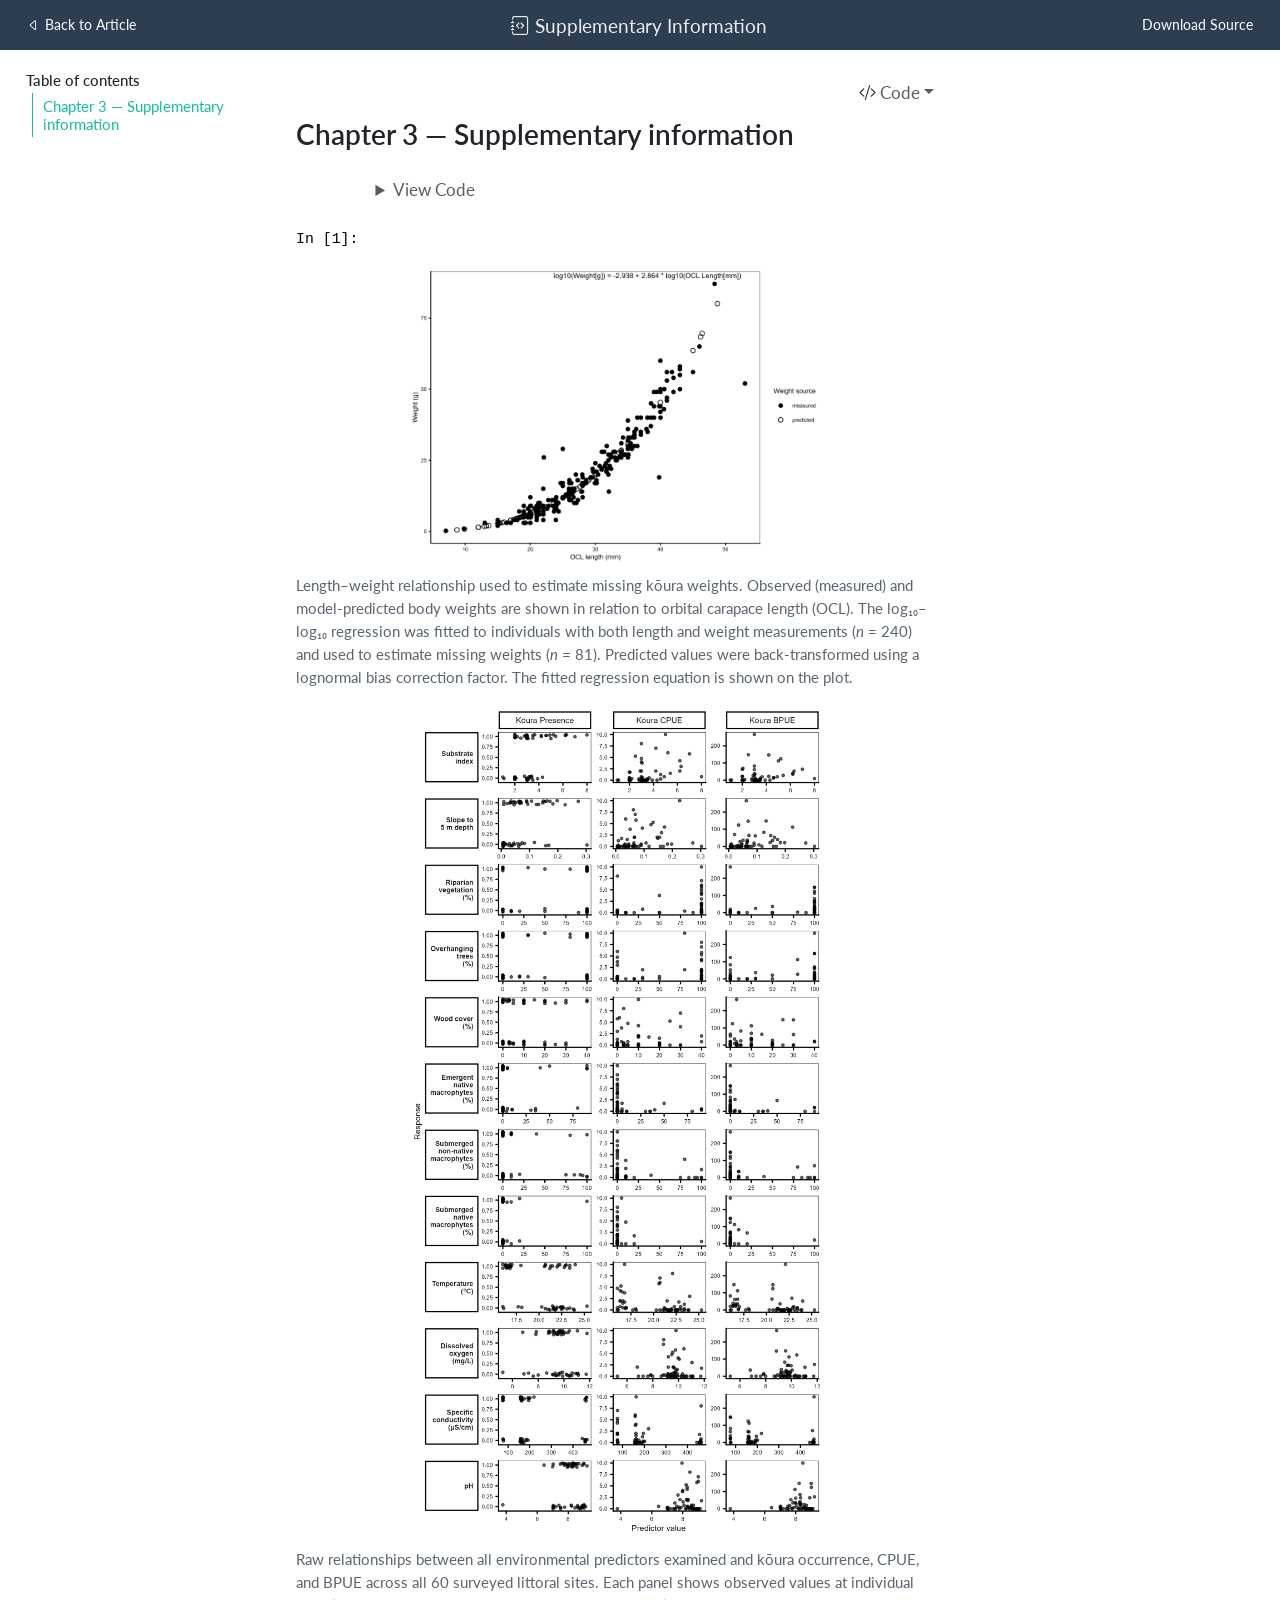
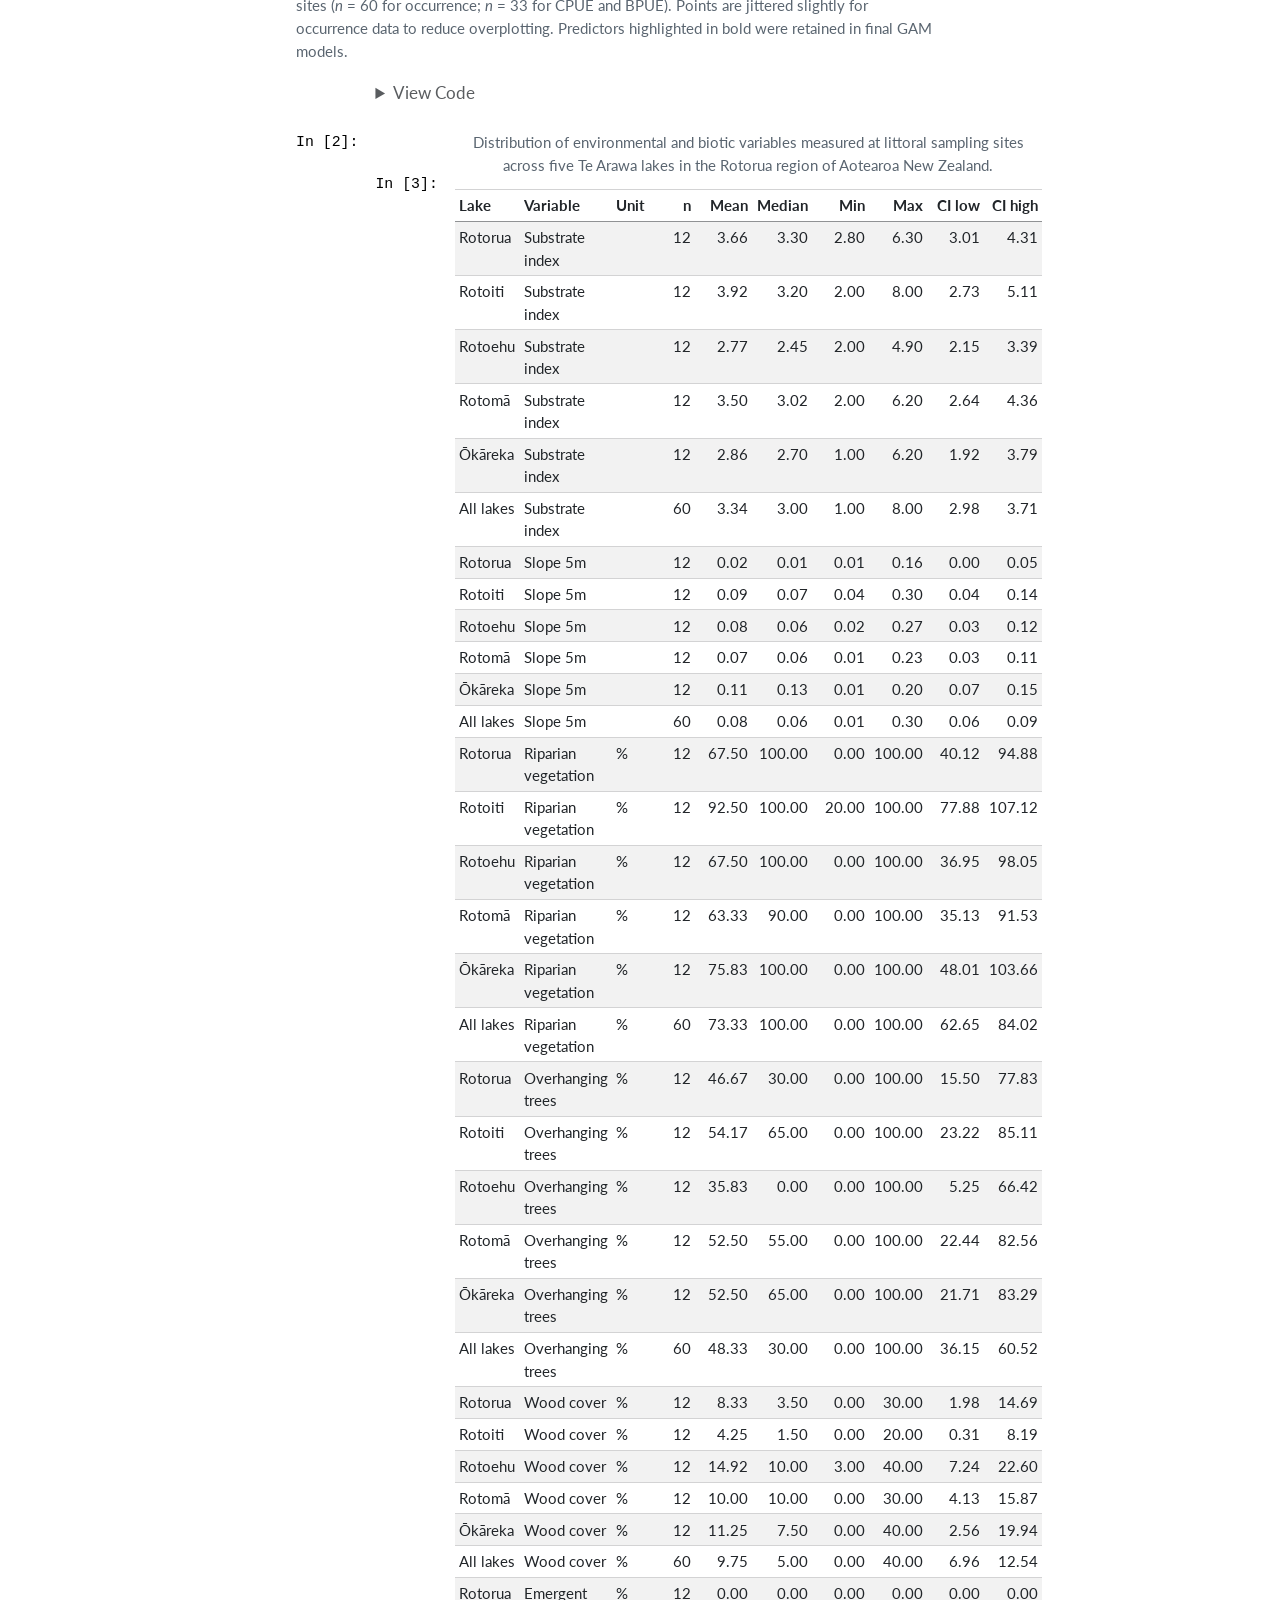
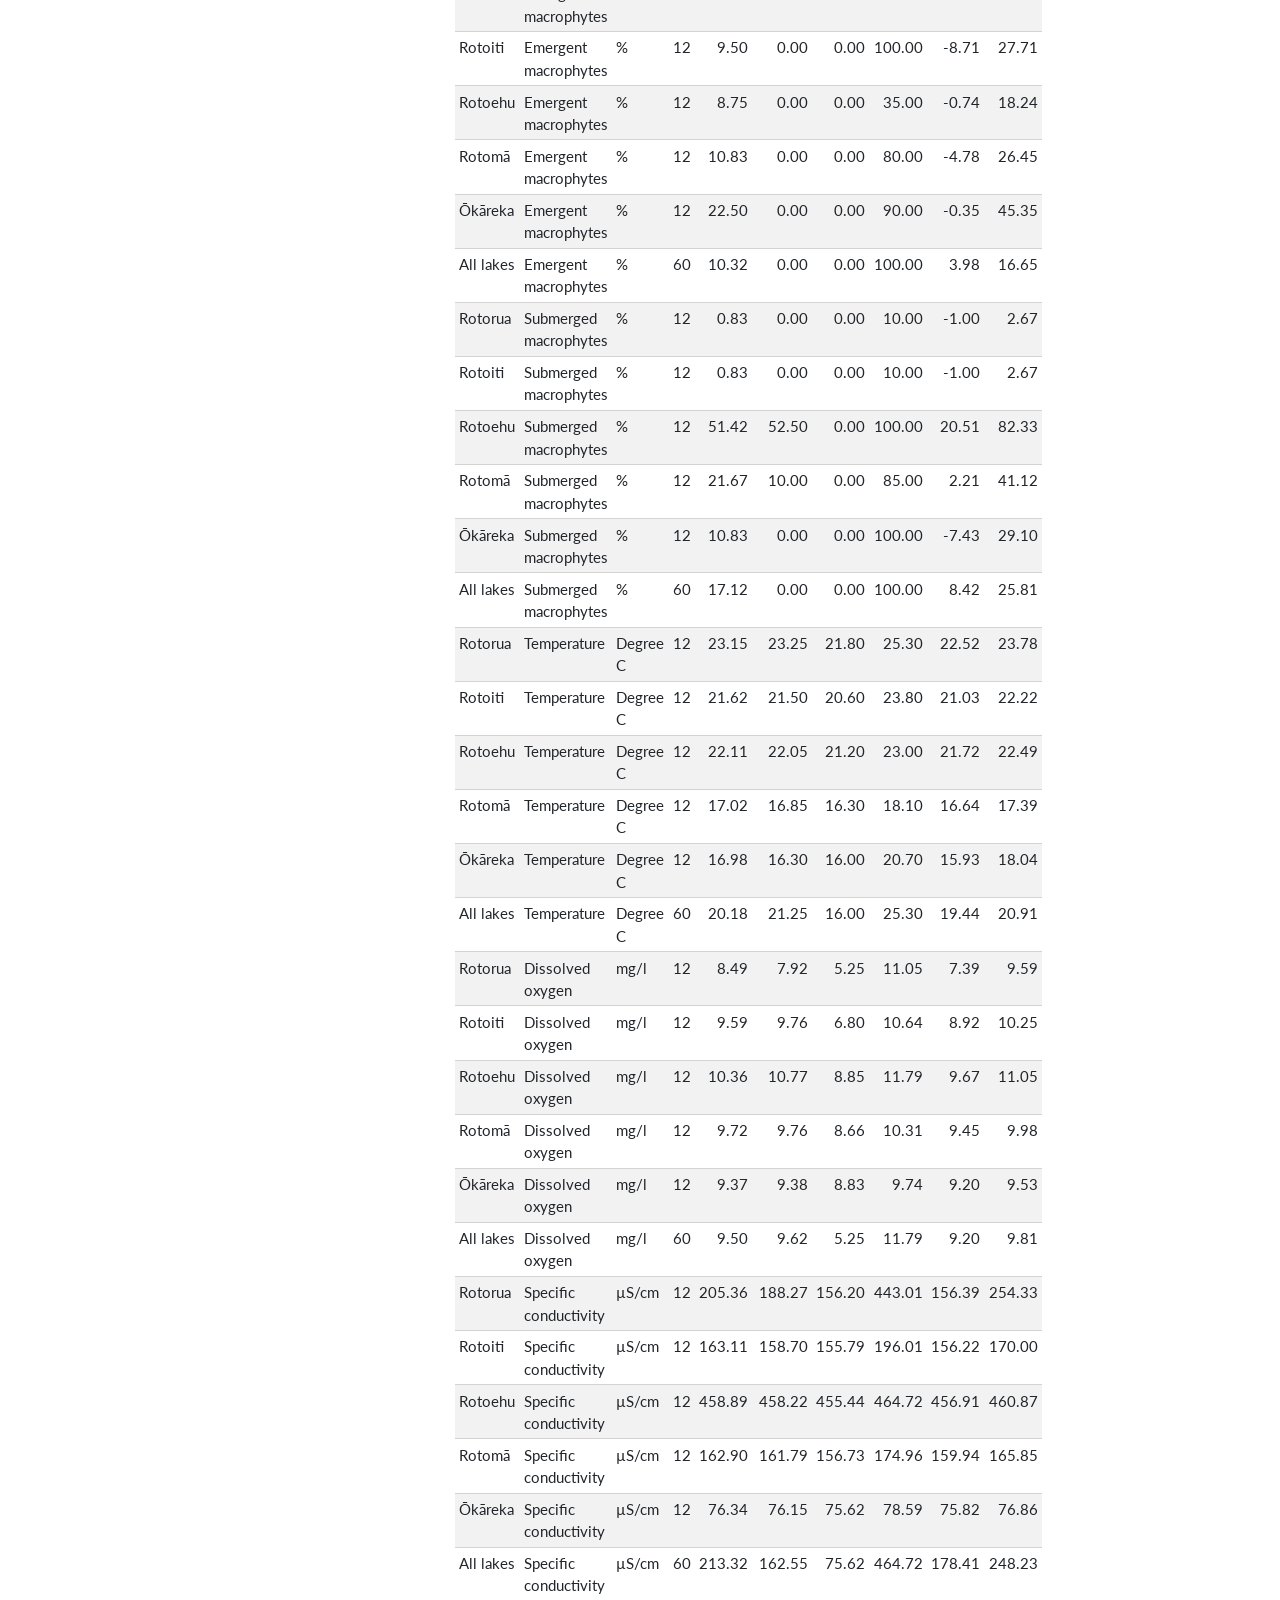
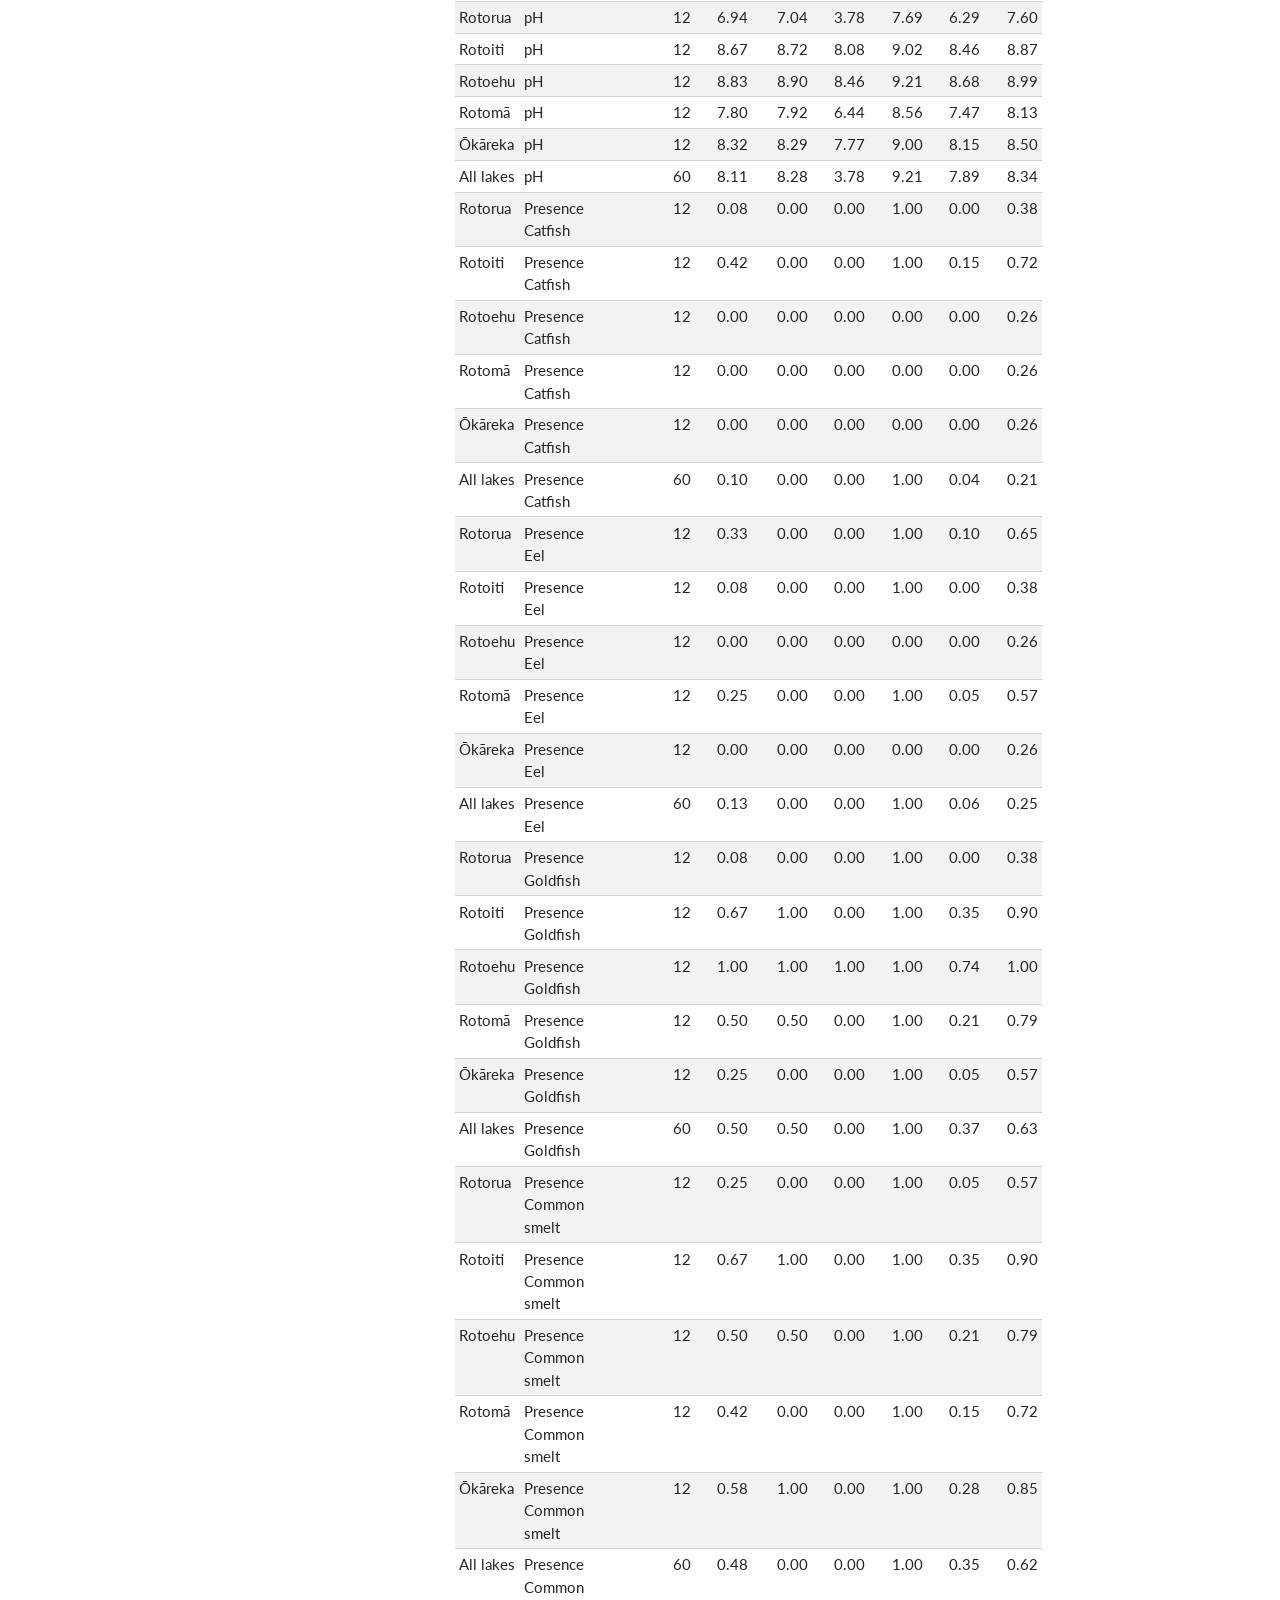
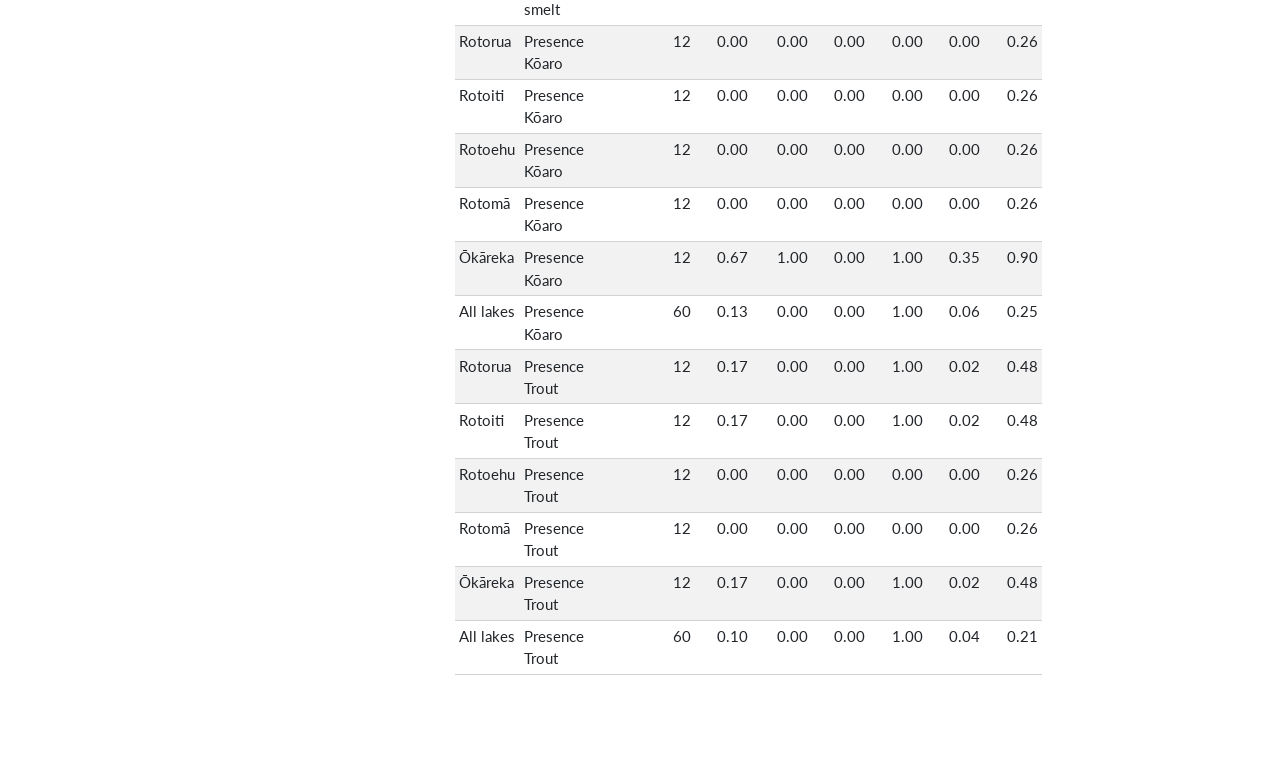
<file: docs/supplementary-preview.html>
<!DOCTYPE html>
<html xmlns="http://www.w3.org/1999/xhtml" lang="en" xml:lang="en"><head>
    <meta charset="utf-8">
    <meta name="generator" content="quarto-1.10.18">

    <meta name="viewport" content="width=device-width, initial-scale=1.0, user-scalable=yes">


    <title>supplementary</title>
    <style>
      /* Default styles provided by pandoc.
      ** See https://pandoc.org/MANUAL.html#variables-for-html for config info.
      */
      span.smallcaps{font-variant: small-caps;}
      div.columns{display: flex; gap: 1.5em;}
      div.column{flex: auto;}
      @media screen {
      div.columns{gap: min(4vw, 1.5em);}
      div.column{overflow-x: auto;}
      }
      div.hanging-indent{margin-left: 1.5em; text-indent: -1.5em;}
      ul.task-list{list-style: none;}
      ul.task-list li input[type="checkbox"] {
        width: 0.8em;
        margin: 0 0.8em 0.2em -1em; /* quarto-specific, see https://github.com/quarto-dev/quarto-cli/issues/4556 */ 
        vertical-align: middle;
      }
      /* CSS for syntax highlighting */
      html { -webkit-text-size-adjust: 100%; }
      pre > code.sourceCode { white-space: pre; position: relative; }
      pre > code.sourceCode > span { display: inline-block; line-height: 1.25; }
      pre > code.sourceCode > span:empty { height: 1.2em; }
      .sourceCode { overflow: visible; }
      code.sourceCode > span { color: inherit; text-decoration: inherit; }
      div.sourceCode { margin: 1em 0; }
      pre.sourceCode { margin: 0; }
      @media screen {
      div.sourceCode { overflow: auto; }
      }
      @media print {
      pre > code.sourceCode { white-space: pre-wrap; }
      pre > code.sourceCode > span { text-indent: -5em; padding-left: 5em; }
      }
      pre.numberSource code
        { counter-reset: source-line 0; }
      pre.numberSource code > span
        { position: relative; left: -4em; counter-increment: source-line; }
      pre.numberSource code > span > a:first-child::before
        { content: counter(source-line);
          position: relative; left: -1em; text-align: right; vertical-align: baseline;
          border: none; display: inline-block;
          -webkit-touch-callout: none; -webkit-user-select: none;
          -khtml-user-select: none; -moz-user-select: none;
          -ms-user-select: none; user-select: none;
          padding: 0 4px; width: 4em;
        }
      pre.numberSource { margin-left: 3em;  padding-left: 4px; }
      div.sourceCode
        {   }
      @media screen {
      pre > code.sourceCode > span > a:first-child::before { text-decoration: underline; }
      }
    </style>

    <style>
      body.hypothesis-enabled #quarto-embed-header {
        padding-right: 36px;
      }

      #quarto-embed-header {
        height: 3em;
        width: 100%;
        display: flex;
        justify-content: space-between;
        align-items: center;
        border-bottom: solid 1px;
      }

      #quarto-embed-header h6 {
        font-size: 1.1em;
        padding-top: 0.6em;
        margin-left: 1em;
        margin-right: 1em;
        font-weight: 400;
      }

      #quarto-embed-header a.quarto-back-link,
      #quarto-embed-header a.quarto-download-embed {
        font-size: 0.8em;
        margin-top: 1em;
        margin-bottom: 1em;
        margin-left: 1em;
        margin-right: 1em;
      }

      .quarto-back-container {
        padding-left: 0.5em;
        display: flex;
      }

      .headroom {
          will-change: transform;
          transition: transform 200ms linear;
      }

      .headroom--pinned {
          transform: translateY(0%);
      }

      .headroom--unpinned {
          transform: translateY(-100%);
      }      
    </style>

    <script>
    window.document.addEventListener("DOMContentLoaded", function () {

      var header = window.document.querySelector("#quarto-embed-header");
      const titleBannerEl = window.document.querySelector("body > #title-block-header");
      if (titleBannerEl) {
        titleBannerEl.style.paddingTop = header.clientHeight + "px";
      }
      const contentEl = window.document.getElementById('quarto-content');
      for (const child of contentEl.children) {
        child.style.paddingTop = header.clientHeight + "px";
        child.style.marginTop = "1em";
      }

      // Use the article root if the `back` call doesn't work. This isn't perfect
      // but should typically work
      window.quartoBackToArticle = () => {
        var currentUrl = window.location.href;
        window.history.back();
        setTimeout(() => {
            // if location was not changed in 100 ms, then there is no history back
            if(currentUrl === window.location.href){              
                // redirect to site root
                window.location.href = "index.html";
            }
        }, 100);
      }

      const headroom = new window.Headroom(header, {
        tolerance: 5,
        onPin: function () {
        },
        onUnpin: function () {
        },
      });
      headroom.init();
    });
    </script>

    
<script src="site_libs/manuscript-notebook/headroom.min.js"></script>
<script src="site_libs/clipboard/clipboard.min.js"></script>
<script src="site_libs/quarto-html/quarto.js" type="module"></script>
<script src="site_libs/quarto-html/tabsets/tabsets.js" type="module"></script>
<script src="site_libs/quarto-html/popper.min.js"></script>
<script src="site_libs/quarto-html/tippy.umd.min.js"></script>
<script src="site_libs/quarto-html/anchor.min.js"></script>
<link href="site_libs/quarto-html/tippy.css" rel="stylesheet">
<link href="site_libs/quarto-html/quarto-syntax-highlighting-64a204ab8560d761af7679ceaba22944.css" rel="stylesheet" class="quarto-color-scheme" id="quarto-text-highlighting-styles">
<link href="site_libs/quarto-html/quarto-syntax-highlighting-dark-b85bc7c33db8c58e0ec93c3465666fed.css" rel="stylesheet" class="quarto-color-scheme quarto-color-alternate" id="quarto-text-highlighting-styles">
<link href="site_libs/quarto-html/quarto-syntax-highlighting-64a204ab8560d761af7679ceaba22944.css" rel="stylesheet" class="quarto-color-scheme-extra" id="quarto-text-highlighting-styles">
<script src="site_libs/bootstrap/bootstrap.min.js"></script>
<link href="site_libs/bootstrap/bootstrap-icons.css" rel="stylesheet">
<link href="site_libs/bootstrap/bootstrap-8fd0a66505689c34dc5b7c06239434da.min.css" rel="stylesheet" append-hash="true" class="quarto-color-scheme" id="quarto-bootstrap" data-mode="light">
<link href="site_libs/bootstrap/bootstrap-dark-65a9ced8f92a8dd03898fd51d5651c73.min.css" rel="stylesheet" append-hash="true" class="quarto-color-scheme quarto-color-alternate" id="quarto-bootstrap" data-mode="dark">
<link href="site_libs/bootstrap/bootstrap-8fd0a66505689c34dc5b7c06239434da.min.css" rel="stylesheet" append-hash="true" class="quarto-color-scheme-extra" id="quarto-bootstrap" data-mode="light">
<script src="site_libs/quarto-contrib/glightbox/glightbox.min.js"></script>
<link href="site_libs/quarto-contrib/glightbox/glightbox.min.css" rel="stylesheet">
<link href="site_libs/quarto-contrib/glightbox/lightbox.css" rel="stylesheet">
     <style>html{ scroll-behavior: smooth; }</style>  <style>#title-block-header .abstract { display: none; }</style>  
      </head>

  <body class="quarto-notebook quarto-light"><script id="quarto-html-before-body" type="application/javascript">
    const toggleBodyColorMode = (bsSheetEl) => {
      const mode = bsSheetEl.getAttribute("data-mode");
      const bodyEl = window.document.querySelector("body");
      if (mode === "dark") {
        bodyEl.classList.add("quarto-dark");
        bodyEl.classList.remove("quarto-light");
      } else {
        bodyEl.classList.add("quarto-light");
        bodyEl.classList.remove("quarto-dark");
      }
    }
    const toggleBodyColorPrimary = () => {
      const bsSheetEl = window.document.querySelector("link#quarto-bootstrap:not([rel=disabled-stylesheet])");
      if (bsSheetEl) {
        toggleBodyColorMode(bsSheetEl);
      }
    }
    const setColorSchemeToggle = (alternate) => {
      const toggles = window.document.querySelectorAll('.quarto-color-scheme-toggle');
      for (let i=0; i < toggles.length; i++) {
        const toggle = toggles[i];
        if (toggle) {
          if (alternate) {
            toggle.classList.add("alternate");
          } else {
            toggle.classList.remove("alternate");
          }
        }
      }
    };
    const toggleColorMode = (alternate) => {
      // Switch the stylesheets
      const primaryStylesheets = window.document.querySelectorAll('link.quarto-color-scheme:not(.quarto-color-alternate)');
      const alternateStylesheets = window.document.querySelectorAll('link.quarto-color-scheme.quarto-color-alternate');
      manageTransitions('#quarto-margin-sidebar .nav-link', false);
      if (alternate) {
        // note: dark is layered on light, we don't disable primary!
        enableStylesheet(alternateStylesheets);
        for (const sheetNode of alternateStylesheets) {
          if (sheetNode.id === "quarto-bootstrap") {
            toggleBodyColorMode(sheetNode);
          }
        }
      } else {
        disableStylesheet(alternateStylesheets);
        enableStylesheet(primaryStylesheets)
        toggleBodyColorPrimary();
      }
      manageTransitions('#quarto-margin-sidebar .nav-link', true);
      // Switch the toggles
      setColorSchemeToggle(alternate)
      // Hack to workaround the fact that safari doesn't
      // properly recolor the scrollbar when toggling (#1455)
      if (navigator.userAgent.indexOf('Safari') > 0 && navigator.userAgent.indexOf('Chrome') == -1) {
        manageTransitions("body", false);
        window.scrollTo(0, 1);
        setTimeout(() => {
          window.scrollTo(0, 0);
          manageTransitions("body", true);
        }, 40);
      }
    }
    const disableStylesheet = (stylesheets) => {
      for (let i=0; i < stylesheets.length; i++) {
        const stylesheet = stylesheets[i];
        stylesheet.rel = 'disabled-stylesheet';
      }
    }
    const enableStylesheet = (stylesheets) => {
      for (let i=0; i < stylesheets.length; i++) {
        const stylesheet = stylesheets[i];
        if(stylesheet.rel !== 'stylesheet') { // for Chrome, which will still FOUC without this check
          stylesheet.rel = 'stylesheet';
        }
      }
    }
    const manageTransitions = (selector, allowTransitions) => {
      const els = window.document.querySelectorAll(selector);
      for (let i=0; i < els.length; i++) {
        const el = els[i];
        if (allowTransitions) {
          el.classList.remove('notransition');
        } else {
          el.classList.add('notransition');
        }
      }
    }
    const isFileUrl = () => {
      return window.location.protocol === 'file:';
    }
    const hasAlternateSentinel = () => {
      let styleSentinel = getColorSchemeSentinel();
      if (styleSentinel !== null) {
        return styleSentinel === "alternate";
      } else {
        return false;
      }
    }
    const setStyleSentinel = (alternate) => {
      const value = alternate ? "alternate" : "default";
      if (!isFileUrl()) {
        window.localStorage.setItem("quarto-color-scheme", value);
      } else {
        localAlternateSentinel = value;
      }
    }
    const getColorSchemeSentinel = () => {
      if (!isFileUrl()) {
        const storageValue = window.localStorage.getItem("quarto-color-scheme");
        return storageValue != null ? storageValue : localAlternateSentinel;
      } else {
        return localAlternateSentinel;
      }
    }
    const toggleGiscusIfUsed = (isAlternate, darkModeDefault) => {
      const baseTheme = document.querySelector('#giscus-base-theme')?.value ?? 'light';
      const alternateTheme = document.querySelector('#giscus-alt-theme')?.value ?? 'dark';
      let newTheme = '';
      if(authorPrefersDark) {
        newTheme = isAlternate ? baseTheme : alternateTheme;
      } else {
        newTheme = isAlternate ? alternateTheme : baseTheme;
      }
      const changeGiscusTheme = () => {
        // From: https://github.com/giscus/giscus/issues/336
        const sendMessage = (message) => {
          const iframe = document.querySelector('iframe.giscus-frame');
          if (!iframe) return;
          iframe.contentWindow.postMessage({ giscus: message }, 'https://giscus.app');
        }
        sendMessage({
          setConfig: {
            theme: newTheme
          }
        });
      }
      const isGiscussLoaded = window.document.querySelector('iframe.giscus-frame') !== null;
      if (isGiscussLoaded) {
        changeGiscusTheme();
      }
    };
    const authorPrefersDark = false;
    const darkModeDefault = authorPrefersDark;
      document.querySelector('link#quarto-text-highlighting-styles.quarto-color-scheme-extra').rel = 'disabled-stylesheet';
      document.querySelector('link#quarto-bootstrap.quarto-color-scheme-extra').rel = 'disabled-stylesheet';
    let localAlternateSentinel = darkModeDefault ? 'alternate' : 'default';
    // Dark / light mode switch
    window.quartoToggleColorScheme = () => {
      // Read the current dark / light value
      let toAlternate = !hasAlternateSentinel();
      toggleColorMode(toAlternate);
      setStyleSentinel(toAlternate);
      toggleGiscusIfUsed(toAlternate, darkModeDefault);
      window.dispatchEvent(new Event('resize'));
    };
    // Switch to dark mode if need be
    if (hasAlternateSentinel()) {
      toggleColorMode(true);
    } else {
      toggleColorMode(false);
    }
  </script>
    <div id="quarto-embed-header" class="headroom fixed-top bg-primary">
      
      <a onclick="window.quartoBackToArticle(); return false;" class="btn btn-primary quarto-back-link" href=""><i class="bi bi-caret-left"></i> Back to Article</a>
      <h6><i class="bi bi-journal-code"></i> Supplementary Information</h6>

            <a href="./supplementary.qmd" class="btn btn-primary quarto-download-embed" download="supplementary.qmd">Download Source</a>
          </div>

     <div id="quarto-content" class="page-columns page-rows-contents page-layout-article toc-left">
<div id="quarto-sidebar-toc-left" class="sidebar toc-left">
  <nav id="TOC" role="doc-toc" class="toc-active">
    <h2 id="toc-title">Table of contents</h2>
   
  <ul>
  <li><a href="#chapter-3-supplementary-information" id="toc-chapter-3-supplementary-information" class="nav-link active" data-scroll-target="#chapter-3-supplementary-information">Chapter 3 — Supplementary information</a></li>
  </ul>
</nav>
</div>
<div id="quarto-margin-sidebar" class="sidebar margin-sidebar zindex-bottom">
</div>
<main class="content quarto-banner-title-block" id="quarto-document-content"><div class="quarto-title-block"><div class="quarto-title-tools-only"><h1></h1><button type="button" class="btn code-tools-button dropdown-toggle" id="quarto-code-tools-menu" data-bs-toggle="dropdown" aria-expanded="false"><i class="bi"></i> Code</button><ul class="dropdown-menu dropdown-menu-end" aria-labelelledby="quarto-code-tools-menu"><li><a id="quarto-show-all-code" class="dropdown-item" href="javascript:void(0)" role="button">Show All Code</a></li><li><a id="quarto-hide-all-code" class="dropdown-item" href="javascript:void(0)" role="button">Hide All Code</a></li><li><hr class="dropdown-divider"></li><li><a id="quarto-view-source" class="dropdown-item" href="javascript:void(0)" role="button">View Source</a></li></ul></div></div>        <section id="chapter-3-supplementary-information" class="level2 unnumbered">
<h2 class="unnumbered anchored" data-anchor-id="chapter-3-supplementary-information">Chapter 3 — Supplementary information</h2>
<div class="cell-container code-fold"><div class="cell-decorator"><pre>In [1]:</pre></div><div class="cell">
<details class="code-fold">
<summary>View Code</summary>
<div class="code-copy-outer-scaffold"><div class="sourceCode cell-code" id="cb1"><pre class="sourceCode r code-with-copy"><code class="sourceCode r"><span id="cb1-1"><a href="#cb1-1" aria-hidden="true" tabindex="-1"></a>.ch3_out <span class="ot">&lt;-</span> <span class="cf">if</span> (<span class="fu">exists</span>(<span class="st">"ch3_out_dir"</span>)) ch3_out_dir <span class="cf">else</span> <span class="fu">file.path</span>(<span class="fu">normalizePath</span>(<span class="st">"."</span>), <span class="st">"outputs"</span>)</span>
<span id="cb1-2"><a href="#cb1-2" aria-hidden="true" tabindex="-1"></a>EnvBio_summary_table <span class="ot">&lt;-</span> <span class="fu">read.csv</span>(<span class="fu">file.path</span>(.ch3_out, <span class="st">"tbl-env-fish-summary.csv"</span>), <span class="at">check.names =</span> <span class="cn">FALSE</span>)</span></code></pre></div><button title="Copy to Clipboard" class="code-copy-button"><i class="bi"></i></button></div>
</details>
</div></div>
<div id="fig-length-weight-ch3" class="quarto-float quarto-figure quarto-figure-center anchored">
<figure class="quarto-float quarto-float-fig figure">
<div aria-describedby="fig-length-weight-ch3-caption-0ceaefa1-69ba-4598-a22c-09a6ac19f8ca">
<a href="outputs/fig-length-weight-ch3.png" class="lightbox" data-gallery="quarto-lightbox-gallery-1" title="Length–weight relationship used to estimate missing kōura weights. Observed (measured) and model-predicted body weights are shown in relation to orbital carapace length (OCL). The log₁₀–log₁₀ regression was fitted to individuals with both length and weight measurements (n = 240) and used to estimate missing weights (n = 81). Predicted values were back-transformed using a lognormal bias correction factor. The fitted regression equation is shown on the plot."><img src="outputs/fig-length-weight-ch3.png" class="img-fluid figure-img" style="width:65.0%"></a>
</div>
<figcaption class="quarto-float-caption-bottom quarto-float-caption quarto-float-fig" id="fig-length-weight-ch3-caption-0ceaefa1-69ba-4598-a22c-09a6ac19f8ca">
Length–weight relationship used to estimate missing kōura weights. Observed (measured) and model-predicted body weights are shown in relation to orbital carapace length (OCL). The log₁₀–log₁₀ regression was fitted to individuals with both length and weight measurements (<em>n</em> = 240) and used to estimate missing weights (<em>n</em> = 81). Predicted values were back-transformed using a lognormal bias correction factor. The fitted regression equation is shown on the plot.
</figcaption>
</figure>
</div>
<div id="fig-raw-data-all-predictors" class="quarto-float quarto-figure quarto-figure-center anchored">
<figure class="quarto-float quarto-float-fig figure">
<div aria-describedby="fig-raw-data-all-predictors-caption-0ceaefa1-69ba-4598-a22c-09a6ac19f8ca">
<a href="outputs/fig-raw-data-all-predictors.png" class="lightbox" data-gallery="quarto-lightbox-gallery-2" title="Raw relationships between all environmental predictors examined and kōura occurrence, CPUE, and BPUE across all 60 surveyed littoral sites. Each panel shows observed values at individual sites (n = 60 for occurrence; n = 33 for CPUE and BPUE). Points are jittered slightly for occurrence data to reduce overplotting. Predictors highlighted in bold were retained in final GAM models."><img src="outputs/fig-raw-data-all-predictors.png" class="img-fluid figure-img" style="width:65.0%"></a>
</div>
<figcaption class="quarto-float-caption-bottom quarto-float-caption quarto-float-fig" id="fig-raw-data-all-predictors-caption-0ceaefa1-69ba-4598-a22c-09a6ac19f8ca">
Raw relationships between all environmental predictors examined and kōura occurrence, CPUE, and BPUE across all 60 surveyed littoral sites. Each panel shows observed values at individual sites (<em>n</em> = 60 for occurrence; <em>n</em> = 33 for CPUE and BPUE). Points are jittered slightly for occurrence data to reduce overplotting. Predictors highlighted in bold were retained in final GAM models.
</figcaption>
</figure>
</div>
<div class="cell-container code-fold"><div class="cell-decorator"><pre>In [2]:</pre></div><div class="cell">
<details class="code-fold">
<summary>View Code</summary>
<div class="code-copy-outer-scaffold"><div class="sourceCode cell-code" id="cb2"><pre class="sourceCode r code-with-copy"><code class="sourceCode r"><span id="cb2-1"><a href="#cb2-1" aria-hidden="true" tabindex="-1"></a>col_nms_env <span class="ot">&lt;-</span> <span class="fu">c</span>(<span class="st">"Lake"</span>,<span class="st">"Variable"</span>,<span class="st">"Unit"</span>,<span class="st">"n"</span>,<span class="st">"Mean"</span>,<span class="st">"Median"</span>,<span class="st">"Min"</span>,<span class="st">"Max"</span>,<span class="st">"CI low"</span>,<span class="st">"CI high"</span>)</span>
<span id="cb2-2"><a href="#cb2-2" aria-hidden="true" tabindex="-1"></a><span class="cf">if</span> (<span class="fu">isTRUE</span>(<span class="fu">getOption</span>(<span class="st">"thesis.is.html"</span>)) <span class="sc">&amp;&amp;</span> knitr<span class="sc">::</span><span class="fu">is_html_output</span>()) {</span>
<span id="cb2-3"><a href="#cb2-3" aria-hidden="true" tabindex="-1"></a>  DT<span class="sc">::</span><span class="fu">datatable</span>(EnvBio_summary_table, <span class="at">colnames =</span> col_nms_env, <span class="at">filter =</span> <span class="st">"top"</span>, <span class="at">rownames =</span> <span class="cn">FALSE</span>,</span>
<span id="cb2-4"><a href="#cb2-4" aria-hidden="true" tabindex="-1"></a>                <span class="at">options =</span> <span class="fu">list</span>(<span class="at">pageLength =</span> <span class="dv">20</span>, <span class="at">dom =</span> <span class="st">'Bfrtip'</span>, <span class="at">buttons =</span> <span class="fu">c</span>(<span class="st">'csv'</span>, <span class="st">'excel'</span>)),</span>
<span id="cb2-5"><a href="#cb2-5" aria-hidden="true" tabindex="-1"></a>                <span class="at">extensions =</span> <span class="st">'Buttons'</span>) <span class="sc">|&gt;</span></span>
<span id="cb2-6"><a href="#cb2-6" aria-hidden="true" tabindex="-1"></a>    DT<span class="sc">::</span><span class="fu">formatRound</span>(<span class="at">columns =</span> <span class="fu">c</span>(<span class="st">"Mean"</span>,<span class="st">"Median"</span>,<span class="st">"Min"</span>,<span class="st">"Max"</span>,<span class="st">"CI_low"</span>,<span class="st">"CI_high"</span>), <span class="at">digits =</span> <span class="dv">2</span>)</span>
<span id="cb2-7"><a href="#cb2-7" aria-hidden="true" tabindex="-1"></a>} <span class="cf">else</span> <span class="cf">if</span> (knitr<span class="sc">::</span><span class="fu">is_latex_output</span>()) {</span>
<span id="cb2-8"><a href="#cb2-8" aria-hidden="true" tabindex="-1"></a>  knitr<span class="sc">::</span><span class="fu">kable</span>(EnvBio_summary_table, <span class="at">digits =</span> <span class="dv">2</span>, <span class="at">escape =</span> <span class="cn">FALSE</span>, <span class="at">booktabs =</span> <span class="cn">TRUE</span>,</span>
<span id="cb2-9"><a href="#cb2-9" aria-hidden="true" tabindex="-1"></a>               <span class="at">align =</span> <span class="fu">c</span>(<span class="st">"l"</span>,<span class="st">"l"</span>,<span class="st">"l"</span>,<span class="st">"r"</span>,<span class="st">"r"</span>,<span class="st">"r"</span>,<span class="st">"r"</span>,<span class="st">"r"</span>,<span class="st">"r"</span>,<span class="st">"r"</span>),</span>
<span id="cb2-10"><a href="#cb2-10" aria-hidden="true" tabindex="-1"></a>               <span class="at">col.names =</span> col_nms_env) <span class="sc">|&gt;</span></span>
<span id="cb2-11"><a href="#cb2-11" aria-hidden="true" tabindex="-1"></a>    kableExtra<span class="sc">::</span><span class="fu">kable_styling</span>(</span>
<span id="cb2-12"><a href="#cb2-12" aria-hidden="true" tabindex="-1"></a>      <span class="at">latex_options =</span> <span class="fu">c</span>(<span class="st">"scale_down"</span>, <span class="st">"repeat_header"</span>, <span class="st">"striped"</span>),</span>
<span id="cb2-13"><a href="#cb2-13" aria-hidden="true" tabindex="-1"></a>      <span class="at">font_size     =</span> <span class="dv">8</span>,</span>
<span id="cb2-14"><a href="#cb2-14" aria-hidden="true" tabindex="-1"></a>      <span class="at">stripe_color  =</span> <span class="st">"gray!8"</span></span>
<span id="cb2-15"><a href="#cb2-15" aria-hidden="true" tabindex="-1"></a>    )</span>
<span id="cb2-16"><a href="#cb2-16" aria-hidden="true" tabindex="-1"></a>} <span class="cf">else</span> {</span>
<span id="cb2-17"><a href="#cb2-17" aria-hidden="true" tabindex="-1"></a>  knitr<span class="sc">::</span><span class="fu">kable</span>(EnvBio_summary_table, <span class="at">digits =</span> <span class="dv">2</span>,</span>
<span id="cb2-18"><a href="#cb2-18" aria-hidden="true" tabindex="-1"></a>               <span class="at">align =</span> <span class="fu">c</span>(<span class="st">"l"</span>,<span class="st">"l"</span>,<span class="st">"l"</span>,<span class="st">"r"</span>,<span class="st">"r"</span>,<span class="st">"r"</span>,<span class="st">"r"</span>,<span class="st">"r"</span>,<span class="st">"r"</span>,<span class="st">"r"</span>),</span>
<span id="cb2-19"><a href="#cb2-19" aria-hidden="true" tabindex="-1"></a>               <span class="at">col.names =</span> col_nms_env)</span>
<span id="cb2-20"><a href="#cb2-20" aria-hidden="true" tabindex="-1"></a>}</span></code></pre></div><button title="Copy to Clipboard" class="code-copy-button"><i class="bi"></i></button></div>
</details>
<div class="cell-container"><div class="cell-decorator"><pre>In [3]:</pre></div><div id="tbl-an-env-fish-summary" class="cell quarto-float quarto-figure quarto-figure-center anchored">
<figure class="quarto-float quarto-float-tbl figure">
<figcaption class="quarto-float-caption-top quarto-float-caption quarto-float-tbl" id="tbl-an-env-fish-summary-caption-0ceaefa1-69ba-4598-a22c-09a6ac19f8ca">
Distribution of environmental and biotic variables measured at littoral sampling sites across five Te Arawa lakes in the Rotorua region of Aotearoa New Zealand.
</figcaption>
<div aria-describedby="tbl-an-env-fish-summary-caption-0ceaefa1-69ba-4598-a22c-09a6ac19f8ca">
<div class="cell-output-display">
<table class="cell caption-top table table-sm table-striped small">
<colgroup>
<col style="width: 11%">
<col style="width: 25%">
<col style="width: 10%">
<col style="width: 3%">
<col style="width: 8%">
<col style="width: 8%">
<col style="width: 8%">
<col style="width: 8%">
<col style="width: 8%">
<col style="width: 9%">
</colgroup>
<thead>
<tr class="header">
<th style="text-align: left;">Lake</th>
<th style="text-align: left;">Variable</th>
<th style="text-align: left;">Unit</th>
<th style="text-align: right;">n</th>
<th style="text-align: right;">Mean</th>
<th style="text-align: right;">Median</th>
<th style="text-align: right;">Min</th>
<th style="text-align: right;">Max</th>
<th style="text-align: right;">CI low</th>
<th style="text-align: right;">CI high</th>
</tr>
</thead>
<tbody>
<tr class="odd">
<td style="text-align: left;">Rotorua</td>
<td style="text-align: left;">Substrate index</td>
<td style="text-align: left;"></td>
<td style="text-align: right;">12</td>
<td style="text-align: right;">3.66</td>
<td style="text-align: right;">3.30</td>
<td style="text-align: right;">2.80</td>
<td style="text-align: right;">6.30</td>
<td style="text-align: right;">3.01</td>
<td style="text-align: right;">4.31</td>
</tr>
<tr class="even">
<td style="text-align: left;">Rotoiti</td>
<td style="text-align: left;">Substrate index</td>
<td style="text-align: left;"></td>
<td style="text-align: right;">12</td>
<td style="text-align: right;">3.92</td>
<td style="text-align: right;">3.20</td>
<td style="text-align: right;">2.00</td>
<td style="text-align: right;">8.00</td>
<td style="text-align: right;">2.73</td>
<td style="text-align: right;">5.11</td>
</tr>
<tr class="odd">
<td style="text-align: left;">Rotoehu</td>
<td style="text-align: left;">Substrate index</td>
<td style="text-align: left;"></td>
<td style="text-align: right;">12</td>
<td style="text-align: right;">2.77</td>
<td style="text-align: right;">2.45</td>
<td style="text-align: right;">2.00</td>
<td style="text-align: right;">4.90</td>
<td style="text-align: right;">2.15</td>
<td style="text-align: right;">3.39</td>
</tr>
<tr class="even">
<td style="text-align: left;">Rotomā</td>
<td style="text-align: left;">Substrate index</td>
<td style="text-align: left;"></td>
<td style="text-align: right;">12</td>
<td style="text-align: right;">3.50</td>
<td style="text-align: right;">3.02</td>
<td style="text-align: right;">2.00</td>
<td style="text-align: right;">6.20</td>
<td style="text-align: right;">2.64</td>
<td style="text-align: right;">4.36</td>
</tr>
<tr class="odd">
<td style="text-align: left;">Ōkāreka</td>
<td style="text-align: left;">Substrate index</td>
<td style="text-align: left;"></td>
<td style="text-align: right;">12</td>
<td style="text-align: right;">2.86</td>
<td style="text-align: right;">2.70</td>
<td style="text-align: right;">1.00</td>
<td style="text-align: right;">6.20</td>
<td style="text-align: right;">1.92</td>
<td style="text-align: right;">3.79</td>
</tr>
<tr class="even">
<td style="text-align: left;">All lakes</td>
<td style="text-align: left;">Substrate index</td>
<td style="text-align: left;"></td>
<td style="text-align: right;">60</td>
<td style="text-align: right;">3.34</td>
<td style="text-align: right;">3.00</td>
<td style="text-align: right;">1.00</td>
<td style="text-align: right;">8.00</td>
<td style="text-align: right;">2.98</td>
<td style="text-align: right;">3.71</td>
</tr>
<tr class="odd">
<td style="text-align: left;">Rotorua</td>
<td style="text-align: left;">Slope 5m</td>
<td style="text-align: left;"></td>
<td style="text-align: right;">12</td>
<td style="text-align: right;">0.02</td>
<td style="text-align: right;">0.01</td>
<td style="text-align: right;">0.01</td>
<td style="text-align: right;">0.16</td>
<td style="text-align: right;">0.00</td>
<td style="text-align: right;">0.05</td>
</tr>
<tr class="even">
<td style="text-align: left;">Rotoiti</td>
<td style="text-align: left;">Slope 5m</td>
<td style="text-align: left;"></td>
<td style="text-align: right;">12</td>
<td style="text-align: right;">0.09</td>
<td style="text-align: right;">0.07</td>
<td style="text-align: right;">0.04</td>
<td style="text-align: right;">0.30</td>
<td style="text-align: right;">0.04</td>
<td style="text-align: right;">0.14</td>
</tr>
<tr class="odd">
<td style="text-align: left;">Rotoehu</td>
<td style="text-align: left;">Slope 5m</td>
<td style="text-align: left;"></td>
<td style="text-align: right;">12</td>
<td style="text-align: right;">0.08</td>
<td style="text-align: right;">0.06</td>
<td style="text-align: right;">0.02</td>
<td style="text-align: right;">0.27</td>
<td style="text-align: right;">0.03</td>
<td style="text-align: right;">0.12</td>
</tr>
<tr class="even">
<td style="text-align: left;">Rotomā</td>
<td style="text-align: left;">Slope 5m</td>
<td style="text-align: left;"></td>
<td style="text-align: right;">12</td>
<td style="text-align: right;">0.07</td>
<td style="text-align: right;">0.06</td>
<td style="text-align: right;">0.01</td>
<td style="text-align: right;">0.23</td>
<td style="text-align: right;">0.03</td>
<td style="text-align: right;">0.11</td>
</tr>
<tr class="odd">
<td style="text-align: left;">Ōkāreka</td>
<td style="text-align: left;">Slope 5m</td>
<td style="text-align: left;"></td>
<td style="text-align: right;">12</td>
<td style="text-align: right;">0.11</td>
<td style="text-align: right;">0.13</td>
<td style="text-align: right;">0.01</td>
<td style="text-align: right;">0.20</td>
<td style="text-align: right;">0.07</td>
<td style="text-align: right;">0.15</td>
</tr>
<tr class="even">
<td style="text-align: left;">All lakes</td>
<td style="text-align: left;">Slope 5m</td>
<td style="text-align: left;"></td>
<td style="text-align: right;">60</td>
<td style="text-align: right;">0.08</td>
<td style="text-align: right;">0.06</td>
<td style="text-align: right;">0.01</td>
<td style="text-align: right;">0.30</td>
<td style="text-align: right;">0.06</td>
<td style="text-align: right;">0.09</td>
</tr>
<tr class="odd">
<td style="text-align: left;">Rotorua</td>
<td style="text-align: left;">Riparian vegetation</td>
<td style="text-align: left;">%</td>
<td style="text-align: right;">12</td>
<td style="text-align: right;">67.50</td>
<td style="text-align: right;">100.00</td>
<td style="text-align: right;">0.00</td>
<td style="text-align: right;">100.00</td>
<td style="text-align: right;">40.12</td>
<td style="text-align: right;">94.88</td>
</tr>
<tr class="even">
<td style="text-align: left;">Rotoiti</td>
<td style="text-align: left;">Riparian vegetation</td>
<td style="text-align: left;">%</td>
<td style="text-align: right;">12</td>
<td style="text-align: right;">92.50</td>
<td style="text-align: right;">100.00</td>
<td style="text-align: right;">20.00</td>
<td style="text-align: right;">100.00</td>
<td style="text-align: right;">77.88</td>
<td style="text-align: right;">107.12</td>
</tr>
<tr class="odd">
<td style="text-align: left;">Rotoehu</td>
<td style="text-align: left;">Riparian vegetation</td>
<td style="text-align: left;">%</td>
<td style="text-align: right;">12</td>
<td style="text-align: right;">67.50</td>
<td style="text-align: right;">100.00</td>
<td style="text-align: right;">0.00</td>
<td style="text-align: right;">100.00</td>
<td style="text-align: right;">36.95</td>
<td style="text-align: right;">98.05</td>
</tr>
<tr class="even">
<td style="text-align: left;">Rotomā</td>
<td style="text-align: left;">Riparian vegetation</td>
<td style="text-align: left;">%</td>
<td style="text-align: right;">12</td>
<td style="text-align: right;">63.33</td>
<td style="text-align: right;">90.00</td>
<td style="text-align: right;">0.00</td>
<td style="text-align: right;">100.00</td>
<td style="text-align: right;">35.13</td>
<td style="text-align: right;">91.53</td>
</tr>
<tr class="odd">
<td style="text-align: left;">Ōkāreka</td>
<td style="text-align: left;">Riparian vegetation</td>
<td style="text-align: left;">%</td>
<td style="text-align: right;">12</td>
<td style="text-align: right;">75.83</td>
<td style="text-align: right;">100.00</td>
<td style="text-align: right;">0.00</td>
<td style="text-align: right;">100.00</td>
<td style="text-align: right;">48.01</td>
<td style="text-align: right;">103.66</td>
</tr>
<tr class="even">
<td style="text-align: left;">All lakes</td>
<td style="text-align: left;">Riparian vegetation</td>
<td style="text-align: left;">%</td>
<td style="text-align: right;">60</td>
<td style="text-align: right;">73.33</td>
<td style="text-align: right;">100.00</td>
<td style="text-align: right;">0.00</td>
<td style="text-align: right;">100.00</td>
<td style="text-align: right;">62.65</td>
<td style="text-align: right;">84.02</td>
</tr>
<tr class="odd">
<td style="text-align: left;">Rotorua</td>
<td style="text-align: left;">Overhanging trees</td>
<td style="text-align: left;">%</td>
<td style="text-align: right;">12</td>
<td style="text-align: right;">46.67</td>
<td style="text-align: right;">30.00</td>
<td style="text-align: right;">0.00</td>
<td style="text-align: right;">100.00</td>
<td style="text-align: right;">15.50</td>
<td style="text-align: right;">77.83</td>
</tr>
<tr class="even">
<td style="text-align: left;">Rotoiti</td>
<td style="text-align: left;">Overhanging trees</td>
<td style="text-align: left;">%</td>
<td style="text-align: right;">12</td>
<td style="text-align: right;">54.17</td>
<td style="text-align: right;">65.00</td>
<td style="text-align: right;">0.00</td>
<td style="text-align: right;">100.00</td>
<td style="text-align: right;">23.22</td>
<td style="text-align: right;">85.11</td>
</tr>
<tr class="odd">
<td style="text-align: left;">Rotoehu</td>
<td style="text-align: left;">Overhanging trees</td>
<td style="text-align: left;">%</td>
<td style="text-align: right;">12</td>
<td style="text-align: right;">35.83</td>
<td style="text-align: right;">0.00</td>
<td style="text-align: right;">0.00</td>
<td style="text-align: right;">100.00</td>
<td style="text-align: right;">5.25</td>
<td style="text-align: right;">66.42</td>
</tr>
<tr class="even">
<td style="text-align: left;">Rotomā</td>
<td style="text-align: left;">Overhanging trees</td>
<td style="text-align: left;">%</td>
<td style="text-align: right;">12</td>
<td style="text-align: right;">52.50</td>
<td style="text-align: right;">55.00</td>
<td style="text-align: right;">0.00</td>
<td style="text-align: right;">100.00</td>
<td style="text-align: right;">22.44</td>
<td style="text-align: right;">82.56</td>
</tr>
<tr class="odd">
<td style="text-align: left;">Ōkāreka</td>
<td style="text-align: left;">Overhanging trees</td>
<td style="text-align: left;">%</td>
<td style="text-align: right;">12</td>
<td style="text-align: right;">52.50</td>
<td style="text-align: right;">65.00</td>
<td style="text-align: right;">0.00</td>
<td style="text-align: right;">100.00</td>
<td style="text-align: right;">21.71</td>
<td style="text-align: right;">83.29</td>
</tr>
<tr class="even">
<td style="text-align: left;">All lakes</td>
<td style="text-align: left;">Overhanging trees</td>
<td style="text-align: left;">%</td>
<td style="text-align: right;">60</td>
<td style="text-align: right;">48.33</td>
<td style="text-align: right;">30.00</td>
<td style="text-align: right;">0.00</td>
<td style="text-align: right;">100.00</td>
<td style="text-align: right;">36.15</td>
<td style="text-align: right;">60.52</td>
</tr>
<tr class="odd">
<td style="text-align: left;">Rotorua</td>
<td style="text-align: left;">Wood cover</td>
<td style="text-align: left;">%</td>
<td style="text-align: right;">12</td>
<td style="text-align: right;">8.33</td>
<td style="text-align: right;">3.50</td>
<td style="text-align: right;">0.00</td>
<td style="text-align: right;">30.00</td>
<td style="text-align: right;">1.98</td>
<td style="text-align: right;">14.69</td>
</tr>
<tr class="even">
<td style="text-align: left;">Rotoiti</td>
<td style="text-align: left;">Wood cover</td>
<td style="text-align: left;">%</td>
<td style="text-align: right;">12</td>
<td style="text-align: right;">4.25</td>
<td style="text-align: right;">1.50</td>
<td style="text-align: right;">0.00</td>
<td style="text-align: right;">20.00</td>
<td style="text-align: right;">0.31</td>
<td style="text-align: right;">8.19</td>
</tr>
<tr class="odd">
<td style="text-align: left;">Rotoehu</td>
<td style="text-align: left;">Wood cover</td>
<td style="text-align: left;">%</td>
<td style="text-align: right;">12</td>
<td style="text-align: right;">14.92</td>
<td style="text-align: right;">10.00</td>
<td style="text-align: right;">3.00</td>
<td style="text-align: right;">40.00</td>
<td style="text-align: right;">7.24</td>
<td style="text-align: right;">22.60</td>
</tr>
<tr class="even">
<td style="text-align: left;">Rotomā</td>
<td style="text-align: left;">Wood cover</td>
<td style="text-align: left;">%</td>
<td style="text-align: right;">12</td>
<td style="text-align: right;">10.00</td>
<td style="text-align: right;">10.00</td>
<td style="text-align: right;">0.00</td>
<td style="text-align: right;">30.00</td>
<td style="text-align: right;">4.13</td>
<td style="text-align: right;">15.87</td>
</tr>
<tr class="odd">
<td style="text-align: left;">Ōkāreka</td>
<td style="text-align: left;">Wood cover</td>
<td style="text-align: left;">%</td>
<td style="text-align: right;">12</td>
<td style="text-align: right;">11.25</td>
<td style="text-align: right;">7.50</td>
<td style="text-align: right;">0.00</td>
<td style="text-align: right;">40.00</td>
<td style="text-align: right;">2.56</td>
<td style="text-align: right;">19.94</td>
</tr>
<tr class="even">
<td style="text-align: left;">All lakes</td>
<td style="text-align: left;">Wood cover</td>
<td style="text-align: left;">%</td>
<td style="text-align: right;">60</td>
<td style="text-align: right;">9.75</td>
<td style="text-align: right;">5.00</td>
<td style="text-align: right;">0.00</td>
<td style="text-align: right;">40.00</td>
<td style="text-align: right;">6.96</td>
<td style="text-align: right;">12.54</td>
</tr>
<tr class="odd">
<td style="text-align: left;">Rotorua</td>
<td style="text-align: left;">Emergent macrophytes</td>
<td style="text-align: left;">%</td>
<td style="text-align: right;">12</td>
<td style="text-align: right;">0.00</td>
<td style="text-align: right;">0.00</td>
<td style="text-align: right;">0.00</td>
<td style="text-align: right;">0.00</td>
<td style="text-align: right;">0.00</td>
<td style="text-align: right;">0.00</td>
</tr>
<tr class="even">
<td style="text-align: left;">Rotoiti</td>
<td style="text-align: left;">Emergent macrophytes</td>
<td style="text-align: left;">%</td>
<td style="text-align: right;">12</td>
<td style="text-align: right;">9.50</td>
<td style="text-align: right;">0.00</td>
<td style="text-align: right;">0.00</td>
<td style="text-align: right;">100.00</td>
<td style="text-align: right;">-8.71</td>
<td style="text-align: right;">27.71</td>
</tr>
<tr class="odd">
<td style="text-align: left;">Rotoehu</td>
<td style="text-align: left;">Emergent macrophytes</td>
<td style="text-align: left;">%</td>
<td style="text-align: right;">12</td>
<td style="text-align: right;">8.75</td>
<td style="text-align: right;">0.00</td>
<td style="text-align: right;">0.00</td>
<td style="text-align: right;">35.00</td>
<td style="text-align: right;">-0.74</td>
<td style="text-align: right;">18.24</td>
</tr>
<tr class="even">
<td style="text-align: left;">Rotomā</td>
<td style="text-align: left;">Emergent macrophytes</td>
<td style="text-align: left;">%</td>
<td style="text-align: right;">12</td>
<td style="text-align: right;">10.83</td>
<td style="text-align: right;">0.00</td>
<td style="text-align: right;">0.00</td>
<td style="text-align: right;">80.00</td>
<td style="text-align: right;">-4.78</td>
<td style="text-align: right;">26.45</td>
</tr>
<tr class="odd">
<td style="text-align: left;">Ōkāreka</td>
<td style="text-align: left;">Emergent macrophytes</td>
<td style="text-align: left;">%</td>
<td style="text-align: right;">12</td>
<td style="text-align: right;">22.50</td>
<td style="text-align: right;">0.00</td>
<td style="text-align: right;">0.00</td>
<td style="text-align: right;">90.00</td>
<td style="text-align: right;">-0.35</td>
<td style="text-align: right;">45.35</td>
</tr>
<tr class="even">
<td style="text-align: left;">All lakes</td>
<td style="text-align: left;">Emergent macrophytes</td>
<td style="text-align: left;">%</td>
<td style="text-align: right;">60</td>
<td style="text-align: right;">10.32</td>
<td style="text-align: right;">0.00</td>
<td style="text-align: right;">0.00</td>
<td style="text-align: right;">100.00</td>
<td style="text-align: right;">3.98</td>
<td style="text-align: right;">16.65</td>
</tr>
<tr class="odd">
<td style="text-align: left;">Rotorua</td>
<td style="text-align: left;">Submerged macrophytes</td>
<td style="text-align: left;">%</td>
<td style="text-align: right;">12</td>
<td style="text-align: right;">0.83</td>
<td style="text-align: right;">0.00</td>
<td style="text-align: right;">0.00</td>
<td style="text-align: right;">10.00</td>
<td style="text-align: right;">-1.00</td>
<td style="text-align: right;">2.67</td>
</tr>
<tr class="even">
<td style="text-align: left;">Rotoiti</td>
<td style="text-align: left;">Submerged macrophytes</td>
<td style="text-align: left;">%</td>
<td style="text-align: right;">12</td>
<td style="text-align: right;">0.83</td>
<td style="text-align: right;">0.00</td>
<td style="text-align: right;">0.00</td>
<td style="text-align: right;">10.00</td>
<td style="text-align: right;">-1.00</td>
<td style="text-align: right;">2.67</td>
</tr>
<tr class="odd">
<td style="text-align: left;">Rotoehu</td>
<td style="text-align: left;">Submerged macrophytes</td>
<td style="text-align: left;">%</td>
<td style="text-align: right;">12</td>
<td style="text-align: right;">51.42</td>
<td style="text-align: right;">52.50</td>
<td style="text-align: right;">0.00</td>
<td style="text-align: right;">100.00</td>
<td style="text-align: right;">20.51</td>
<td style="text-align: right;">82.33</td>
</tr>
<tr class="even">
<td style="text-align: left;">Rotomā</td>
<td style="text-align: left;">Submerged macrophytes</td>
<td style="text-align: left;">%</td>
<td style="text-align: right;">12</td>
<td style="text-align: right;">21.67</td>
<td style="text-align: right;">10.00</td>
<td style="text-align: right;">0.00</td>
<td style="text-align: right;">85.00</td>
<td style="text-align: right;">2.21</td>
<td style="text-align: right;">41.12</td>
</tr>
<tr class="odd">
<td style="text-align: left;">Ōkāreka</td>
<td style="text-align: left;">Submerged macrophytes</td>
<td style="text-align: left;">%</td>
<td style="text-align: right;">12</td>
<td style="text-align: right;">10.83</td>
<td style="text-align: right;">0.00</td>
<td style="text-align: right;">0.00</td>
<td style="text-align: right;">100.00</td>
<td style="text-align: right;">-7.43</td>
<td style="text-align: right;">29.10</td>
</tr>
<tr class="even">
<td style="text-align: left;">All lakes</td>
<td style="text-align: left;">Submerged macrophytes</td>
<td style="text-align: left;">%</td>
<td style="text-align: right;">60</td>
<td style="text-align: right;">17.12</td>
<td style="text-align: right;">0.00</td>
<td style="text-align: right;">0.00</td>
<td style="text-align: right;">100.00</td>
<td style="text-align: right;">8.42</td>
<td style="text-align: right;">25.81</td>
</tr>
<tr class="odd">
<td style="text-align: left;">Rotorua</td>
<td style="text-align: left;">Temperature</td>
<td style="text-align: left;">Degree C</td>
<td style="text-align: right;">12</td>
<td style="text-align: right;">23.15</td>
<td style="text-align: right;">23.25</td>
<td style="text-align: right;">21.80</td>
<td style="text-align: right;">25.30</td>
<td style="text-align: right;">22.52</td>
<td style="text-align: right;">23.78</td>
</tr>
<tr class="even">
<td style="text-align: left;">Rotoiti</td>
<td style="text-align: left;">Temperature</td>
<td style="text-align: left;">Degree C</td>
<td style="text-align: right;">12</td>
<td style="text-align: right;">21.62</td>
<td style="text-align: right;">21.50</td>
<td style="text-align: right;">20.60</td>
<td style="text-align: right;">23.80</td>
<td style="text-align: right;">21.03</td>
<td style="text-align: right;">22.22</td>
</tr>
<tr class="odd">
<td style="text-align: left;">Rotoehu</td>
<td style="text-align: left;">Temperature</td>
<td style="text-align: left;">Degree C</td>
<td style="text-align: right;">12</td>
<td style="text-align: right;">22.11</td>
<td style="text-align: right;">22.05</td>
<td style="text-align: right;">21.20</td>
<td style="text-align: right;">23.00</td>
<td style="text-align: right;">21.72</td>
<td style="text-align: right;">22.49</td>
</tr>
<tr class="even">
<td style="text-align: left;">Rotomā</td>
<td style="text-align: left;">Temperature</td>
<td style="text-align: left;">Degree C</td>
<td style="text-align: right;">12</td>
<td style="text-align: right;">17.02</td>
<td style="text-align: right;">16.85</td>
<td style="text-align: right;">16.30</td>
<td style="text-align: right;">18.10</td>
<td style="text-align: right;">16.64</td>
<td style="text-align: right;">17.39</td>
</tr>
<tr class="odd">
<td style="text-align: left;">Ōkāreka</td>
<td style="text-align: left;">Temperature</td>
<td style="text-align: left;">Degree C</td>
<td style="text-align: right;">12</td>
<td style="text-align: right;">16.98</td>
<td style="text-align: right;">16.30</td>
<td style="text-align: right;">16.00</td>
<td style="text-align: right;">20.70</td>
<td style="text-align: right;">15.93</td>
<td style="text-align: right;">18.04</td>
</tr>
<tr class="even">
<td style="text-align: left;">All lakes</td>
<td style="text-align: left;">Temperature</td>
<td style="text-align: left;">Degree C</td>
<td style="text-align: right;">60</td>
<td style="text-align: right;">20.18</td>
<td style="text-align: right;">21.25</td>
<td style="text-align: right;">16.00</td>
<td style="text-align: right;">25.30</td>
<td style="text-align: right;">19.44</td>
<td style="text-align: right;">20.91</td>
</tr>
<tr class="odd">
<td style="text-align: left;">Rotorua</td>
<td style="text-align: left;">Dissolved oxygen</td>
<td style="text-align: left;">mg/l</td>
<td style="text-align: right;">12</td>
<td style="text-align: right;">8.49</td>
<td style="text-align: right;">7.92</td>
<td style="text-align: right;">5.25</td>
<td style="text-align: right;">11.05</td>
<td style="text-align: right;">7.39</td>
<td style="text-align: right;">9.59</td>
</tr>
<tr class="even">
<td style="text-align: left;">Rotoiti</td>
<td style="text-align: left;">Dissolved oxygen</td>
<td style="text-align: left;">mg/l</td>
<td style="text-align: right;">12</td>
<td style="text-align: right;">9.59</td>
<td style="text-align: right;">9.76</td>
<td style="text-align: right;">6.80</td>
<td style="text-align: right;">10.64</td>
<td style="text-align: right;">8.92</td>
<td style="text-align: right;">10.25</td>
</tr>
<tr class="odd">
<td style="text-align: left;">Rotoehu</td>
<td style="text-align: left;">Dissolved oxygen</td>
<td style="text-align: left;">mg/l</td>
<td style="text-align: right;">12</td>
<td style="text-align: right;">10.36</td>
<td style="text-align: right;">10.77</td>
<td style="text-align: right;">8.85</td>
<td style="text-align: right;">11.79</td>
<td style="text-align: right;">9.67</td>
<td style="text-align: right;">11.05</td>
</tr>
<tr class="even">
<td style="text-align: left;">Rotomā</td>
<td style="text-align: left;">Dissolved oxygen</td>
<td style="text-align: left;">mg/l</td>
<td style="text-align: right;">12</td>
<td style="text-align: right;">9.72</td>
<td style="text-align: right;">9.76</td>
<td style="text-align: right;">8.66</td>
<td style="text-align: right;">10.31</td>
<td style="text-align: right;">9.45</td>
<td style="text-align: right;">9.98</td>
</tr>
<tr class="odd">
<td style="text-align: left;">Ōkāreka</td>
<td style="text-align: left;">Dissolved oxygen</td>
<td style="text-align: left;">mg/l</td>
<td style="text-align: right;">12</td>
<td style="text-align: right;">9.37</td>
<td style="text-align: right;">9.38</td>
<td style="text-align: right;">8.83</td>
<td style="text-align: right;">9.74</td>
<td style="text-align: right;">9.20</td>
<td style="text-align: right;">9.53</td>
</tr>
<tr class="even">
<td style="text-align: left;">All lakes</td>
<td style="text-align: left;">Dissolved oxygen</td>
<td style="text-align: left;">mg/l</td>
<td style="text-align: right;">60</td>
<td style="text-align: right;">9.50</td>
<td style="text-align: right;">9.62</td>
<td style="text-align: right;">5.25</td>
<td style="text-align: right;">11.79</td>
<td style="text-align: right;">9.20</td>
<td style="text-align: right;">9.81</td>
</tr>
<tr class="odd">
<td style="text-align: left;">Rotorua</td>
<td style="text-align: left;">Specific conductivity</td>
<td style="text-align: left;">µS/cm</td>
<td style="text-align: right;">12</td>
<td style="text-align: right;">205.36</td>
<td style="text-align: right;">188.27</td>
<td style="text-align: right;">156.20</td>
<td style="text-align: right;">443.01</td>
<td style="text-align: right;">156.39</td>
<td style="text-align: right;">254.33</td>
</tr>
<tr class="even">
<td style="text-align: left;">Rotoiti</td>
<td style="text-align: left;">Specific conductivity</td>
<td style="text-align: left;">µS/cm</td>
<td style="text-align: right;">12</td>
<td style="text-align: right;">163.11</td>
<td style="text-align: right;">158.70</td>
<td style="text-align: right;">155.79</td>
<td style="text-align: right;">196.01</td>
<td style="text-align: right;">156.22</td>
<td style="text-align: right;">170.00</td>
</tr>
<tr class="odd">
<td style="text-align: left;">Rotoehu</td>
<td style="text-align: left;">Specific conductivity</td>
<td style="text-align: left;">µS/cm</td>
<td style="text-align: right;">12</td>
<td style="text-align: right;">458.89</td>
<td style="text-align: right;">458.22</td>
<td style="text-align: right;">455.44</td>
<td style="text-align: right;">464.72</td>
<td style="text-align: right;">456.91</td>
<td style="text-align: right;">460.87</td>
</tr>
<tr class="even">
<td style="text-align: left;">Rotomā</td>
<td style="text-align: left;">Specific conductivity</td>
<td style="text-align: left;">µS/cm</td>
<td style="text-align: right;">12</td>
<td style="text-align: right;">162.90</td>
<td style="text-align: right;">161.79</td>
<td style="text-align: right;">156.73</td>
<td style="text-align: right;">174.96</td>
<td style="text-align: right;">159.94</td>
<td style="text-align: right;">165.85</td>
</tr>
<tr class="odd">
<td style="text-align: left;">Ōkāreka</td>
<td style="text-align: left;">Specific conductivity</td>
<td style="text-align: left;">µS/cm</td>
<td style="text-align: right;">12</td>
<td style="text-align: right;">76.34</td>
<td style="text-align: right;">76.15</td>
<td style="text-align: right;">75.62</td>
<td style="text-align: right;">78.59</td>
<td style="text-align: right;">75.82</td>
<td style="text-align: right;">76.86</td>
</tr>
<tr class="even">
<td style="text-align: left;">All lakes</td>
<td style="text-align: left;">Specific conductivity</td>
<td style="text-align: left;">µS/cm</td>
<td style="text-align: right;">60</td>
<td style="text-align: right;">213.32</td>
<td style="text-align: right;">162.55</td>
<td style="text-align: right;">75.62</td>
<td style="text-align: right;">464.72</td>
<td style="text-align: right;">178.41</td>
<td style="text-align: right;">248.23</td>
</tr>
<tr class="odd">
<td style="text-align: left;">Rotorua</td>
<td style="text-align: left;">pH</td>
<td style="text-align: left;"></td>
<td style="text-align: right;">12</td>
<td style="text-align: right;">6.94</td>
<td style="text-align: right;">7.04</td>
<td style="text-align: right;">3.78</td>
<td style="text-align: right;">7.69</td>
<td style="text-align: right;">6.29</td>
<td style="text-align: right;">7.60</td>
</tr>
<tr class="even">
<td style="text-align: left;">Rotoiti</td>
<td style="text-align: left;">pH</td>
<td style="text-align: left;"></td>
<td style="text-align: right;">12</td>
<td style="text-align: right;">8.67</td>
<td style="text-align: right;">8.72</td>
<td style="text-align: right;">8.08</td>
<td style="text-align: right;">9.02</td>
<td style="text-align: right;">8.46</td>
<td style="text-align: right;">8.87</td>
</tr>
<tr class="odd">
<td style="text-align: left;">Rotoehu</td>
<td style="text-align: left;">pH</td>
<td style="text-align: left;"></td>
<td style="text-align: right;">12</td>
<td style="text-align: right;">8.83</td>
<td style="text-align: right;">8.90</td>
<td style="text-align: right;">8.46</td>
<td style="text-align: right;">9.21</td>
<td style="text-align: right;">8.68</td>
<td style="text-align: right;">8.99</td>
</tr>
<tr class="even">
<td style="text-align: left;">Rotomā</td>
<td style="text-align: left;">pH</td>
<td style="text-align: left;"></td>
<td style="text-align: right;">12</td>
<td style="text-align: right;">7.80</td>
<td style="text-align: right;">7.92</td>
<td style="text-align: right;">6.44</td>
<td style="text-align: right;">8.56</td>
<td style="text-align: right;">7.47</td>
<td style="text-align: right;">8.13</td>
</tr>
<tr class="odd">
<td style="text-align: left;">Ōkāreka</td>
<td style="text-align: left;">pH</td>
<td style="text-align: left;"></td>
<td style="text-align: right;">12</td>
<td style="text-align: right;">8.32</td>
<td style="text-align: right;">8.29</td>
<td style="text-align: right;">7.77</td>
<td style="text-align: right;">9.00</td>
<td style="text-align: right;">8.15</td>
<td style="text-align: right;">8.50</td>
</tr>
<tr class="even">
<td style="text-align: left;">All lakes</td>
<td style="text-align: left;">pH</td>
<td style="text-align: left;"></td>
<td style="text-align: right;">60</td>
<td style="text-align: right;">8.11</td>
<td style="text-align: right;">8.28</td>
<td style="text-align: right;">3.78</td>
<td style="text-align: right;">9.21</td>
<td style="text-align: right;">7.89</td>
<td style="text-align: right;">8.34</td>
</tr>
<tr class="odd">
<td style="text-align: left;">Rotorua</td>
<td style="text-align: left;">Presence Catfish</td>
<td style="text-align: left;"></td>
<td style="text-align: right;">12</td>
<td style="text-align: right;">0.08</td>
<td style="text-align: right;">0.00</td>
<td style="text-align: right;">0.00</td>
<td style="text-align: right;">1.00</td>
<td style="text-align: right;">0.00</td>
<td style="text-align: right;">0.38</td>
</tr>
<tr class="even">
<td style="text-align: left;">Rotoiti</td>
<td style="text-align: left;">Presence Catfish</td>
<td style="text-align: left;"></td>
<td style="text-align: right;">12</td>
<td style="text-align: right;">0.42</td>
<td style="text-align: right;">0.00</td>
<td style="text-align: right;">0.00</td>
<td style="text-align: right;">1.00</td>
<td style="text-align: right;">0.15</td>
<td style="text-align: right;">0.72</td>
</tr>
<tr class="odd">
<td style="text-align: left;">Rotoehu</td>
<td style="text-align: left;">Presence Catfish</td>
<td style="text-align: left;"></td>
<td style="text-align: right;">12</td>
<td style="text-align: right;">0.00</td>
<td style="text-align: right;">0.00</td>
<td style="text-align: right;">0.00</td>
<td style="text-align: right;">0.00</td>
<td style="text-align: right;">0.00</td>
<td style="text-align: right;">0.26</td>
</tr>
<tr class="even">
<td style="text-align: left;">Rotomā</td>
<td style="text-align: left;">Presence Catfish</td>
<td style="text-align: left;"></td>
<td style="text-align: right;">12</td>
<td style="text-align: right;">0.00</td>
<td style="text-align: right;">0.00</td>
<td style="text-align: right;">0.00</td>
<td style="text-align: right;">0.00</td>
<td style="text-align: right;">0.00</td>
<td style="text-align: right;">0.26</td>
</tr>
<tr class="odd">
<td style="text-align: left;">Ōkāreka</td>
<td style="text-align: left;">Presence Catfish</td>
<td style="text-align: left;"></td>
<td style="text-align: right;">12</td>
<td style="text-align: right;">0.00</td>
<td style="text-align: right;">0.00</td>
<td style="text-align: right;">0.00</td>
<td style="text-align: right;">0.00</td>
<td style="text-align: right;">0.00</td>
<td style="text-align: right;">0.26</td>
</tr>
<tr class="even">
<td style="text-align: left;">All lakes</td>
<td style="text-align: left;">Presence Catfish</td>
<td style="text-align: left;"></td>
<td style="text-align: right;">60</td>
<td style="text-align: right;">0.10</td>
<td style="text-align: right;">0.00</td>
<td style="text-align: right;">0.00</td>
<td style="text-align: right;">1.00</td>
<td style="text-align: right;">0.04</td>
<td style="text-align: right;">0.21</td>
</tr>
<tr class="odd">
<td style="text-align: left;">Rotorua</td>
<td style="text-align: left;">Presence Eel</td>
<td style="text-align: left;"></td>
<td style="text-align: right;">12</td>
<td style="text-align: right;">0.33</td>
<td style="text-align: right;">0.00</td>
<td style="text-align: right;">0.00</td>
<td style="text-align: right;">1.00</td>
<td style="text-align: right;">0.10</td>
<td style="text-align: right;">0.65</td>
</tr>
<tr class="even">
<td style="text-align: left;">Rotoiti</td>
<td style="text-align: left;">Presence Eel</td>
<td style="text-align: left;"></td>
<td style="text-align: right;">12</td>
<td style="text-align: right;">0.08</td>
<td style="text-align: right;">0.00</td>
<td style="text-align: right;">0.00</td>
<td style="text-align: right;">1.00</td>
<td style="text-align: right;">0.00</td>
<td style="text-align: right;">0.38</td>
</tr>
<tr class="odd">
<td style="text-align: left;">Rotoehu</td>
<td style="text-align: left;">Presence Eel</td>
<td style="text-align: left;"></td>
<td style="text-align: right;">12</td>
<td style="text-align: right;">0.00</td>
<td style="text-align: right;">0.00</td>
<td style="text-align: right;">0.00</td>
<td style="text-align: right;">0.00</td>
<td style="text-align: right;">0.00</td>
<td style="text-align: right;">0.26</td>
</tr>
<tr class="even">
<td style="text-align: left;">Rotomā</td>
<td style="text-align: left;">Presence Eel</td>
<td style="text-align: left;"></td>
<td style="text-align: right;">12</td>
<td style="text-align: right;">0.25</td>
<td style="text-align: right;">0.00</td>
<td style="text-align: right;">0.00</td>
<td style="text-align: right;">1.00</td>
<td style="text-align: right;">0.05</td>
<td style="text-align: right;">0.57</td>
</tr>
<tr class="odd">
<td style="text-align: left;">Ōkāreka</td>
<td style="text-align: left;">Presence Eel</td>
<td style="text-align: left;"></td>
<td style="text-align: right;">12</td>
<td style="text-align: right;">0.00</td>
<td style="text-align: right;">0.00</td>
<td style="text-align: right;">0.00</td>
<td style="text-align: right;">0.00</td>
<td style="text-align: right;">0.00</td>
<td style="text-align: right;">0.26</td>
</tr>
<tr class="even">
<td style="text-align: left;">All lakes</td>
<td style="text-align: left;">Presence Eel</td>
<td style="text-align: left;"></td>
<td style="text-align: right;">60</td>
<td style="text-align: right;">0.13</td>
<td style="text-align: right;">0.00</td>
<td style="text-align: right;">0.00</td>
<td style="text-align: right;">1.00</td>
<td style="text-align: right;">0.06</td>
<td style="text-align: right;">0.25</td>
</tr>
<tr class="odd">
<td style="text-align: left;">Rotorua</td>
<td style="text-align: left;">Presence Goldfish</td>
<td style="text-align: left;"></td>
<td style="text-align: right;">12</td>
<td style="text-align: right;">0.08</td>
<td style="text-align: right;">0.00</td>
<td style="text-align: right;">0.00</td>
<td style="text-align: right;">1.00</td>
<td style="text-align: right;">0.00</td>
<td style="text-align: right;">0.38</td>
</tr>
<tr class="even">
<td style="text-align: left;">Rotoiti</td>
<td style="text-align: left;">Presence Goldfish</td>
<td style="text-align: left;"></td>
<td style="text-align: right;">12</td>
<td style="text-align: right;">0.67</td>
<td style="text-align: right;">1.00</td>
<td style="text-align: right;">0.00</td>
<td style="text-align: right;">1.00</td>
<td style="text-align: right;">0.35</td>
<td style="text-align: right;">0.90</td>
</tr>
<tr class="odd">
<td style="text-align: left;">Rotoehu</td>
<td style="text-align: left;">Presence Goldfish</td>
<td style="text-align: left;"></td>
<td style="text-align: right;">12</td>
<td style="text-align: right;">1.00</td>
<td style="text-align: right;">1.00</td>
<td style="text-align: right;">1.00</td>
<td style="text-align: right;">1.00</td>
<td style="text-align: right;">0.74</td>
<td style="text-align: right;">1.00</td>
</tr>
<tr class="even">
<td style="text-align: left;">Rotomā</td>
<td style="text-align: left;">Presence Goldfish</td>
<td style="text-align: left;"></td>
<td style="text-align: right;">12</td>
<td style="text-align: right;">0.50</td>
<td style="text-align: right;">0.50</td>
<td style="text-align: right;">0.00</td>
<td style="text-align: right;">1.00</td>
<td style="text-align: right;">0.21</td>
<td style="text-align: right;">0.79</td>
</tr>
<tr class="odd">
<td style="text-align: left;">Ōkāreka</td>
<td style="text-align: left;">Presence Goldfish</td>
<td style="text-align: left;"></td>
<td style="text-align: right;">12</td>
<td style="text-align: right;">0.25</td>
<td style="text-align: right;">0.00</td>
<td style="text-align: right;">0.00</td>
<td style="text-align: right;">1.00</td>
<td style="text-align: right;">0.05</td>
<td style="text-align: right;">0.57</td>
</tr>
<tr class="even">
<td style="text-align: left;">All lakes</td>
<td style="text-align: left;">Presence Goldfish</td>
<td style="text-align: left;"></td>
<td style="text-align: right;">60</td>
<td style="text-align: right;">0.50</td>
<td style="text-align: right;">0.50</td>
<td style="text-align: right;">0.00</td>
<td style="text-align: right;">1.00</td>
<td style="text-align: right;">0.37</td>
<td style="text-align: right;">0.63</td>
</tr>
<tr class="odd">
<td style="text-align: left;">Rotorua</td>
<td style="text-align: left;">Presence Common smelt</td>
<td style="text-align: left;"></td>
<td style="text-align: right;">12</td>
<td style="text-align: right;">0.25</td>
<td style="text-align: right;">0.00</td>
<td style="text-align: right;">0.00</td>
<td style="text-align: right;">1.00</td>
<td style="text-align: right;">0.05</td>
<td style="text-align: right;">0.57</td>
</tr>
<tr class="even">
<td style="text-align: left;">Rotoiti</td>
<td style="text-align: left;">Presence Common smelt</td>
<td style="text-align: left;"></td>
<td style="text-align: right;">12</td>
<td style="text-align: right;">0.67</td>
<td style="text-align: right;">1.00</td>
<td style="text-align: right;">0.00</td>
<td style="text-align: right;">1.00</td>
<td style="text-align: right;">0.35</td>
<td style="text-align: right;">0.90</td>
</tr>
<tr class="odd">
<td style="text-align: left;">Rotoehu</td>
<td style="text-align: left;">Presence Common smelt</td>
<td style="text-align: left;"></td>
<td style="text-align: right;">12</td>
<td style="text-align: right;">0.50</td>
<td style="text-align: right;">0.50</td>
<td style="text-align: right;">0.00</td>
<td style="text-align: right;">1.00</td>
<td style="text-align: right;">0.21</td>
<td style="text-align: right;">0.79</td>
</tr>
<tr class="even">
<td style="text-align: left;">Rotomā</td>
<td style="text-align: left;">Presence Common smelt</td>
<td style="text-align: left;"></td>
<td style="text-align: right;">12</td>
<td style="text-align: right;">0.42</td>
<td style="text-align: right;">0.00</td>
<td style="text-align: right;">0.00</td>
<td style="text-align: right;">1.00</td>
<td style="text-align: right;">0.15</td>
<td style="text-align: right;">0.72</td>
</tr>
<tr class="odd">
<td style="text-align: left;">Ōkāreka</td>
<td style="text-align: left;">Presence Common smelt</td>
<td style="text-align: left;"></td>
<td style="text-align: right;">12</td>
<td style="text-align: right;">0.58</td>
<td style="text-align: right;">1.00</td>
<td style="text-align: right;">0.00</td>
<td style="text-align: right;">1.00</td>
<td style="text-align: right;">0.28</td>
<td style="text-align: right;">0.85</td>
</tr>
<tr class="even">
<td style="text-align: left;">All lakes</td>
<td style="text-align: left;">Presence Common smelt</td>
<td style="text-align: left;"></td>
<td style="text-align: right;">60</td>
<td style="text-align: right;">0.48</td>
<td style="text-align: right;">0.00</td>
<td style="text-align: right;">0.00</td>
<td style="text-align: right;">1.00</td>
<td style="text-align: right;">0.35</td>
<td style="text-align: right;">0.62</td>
</tr>
<tr class="odd">
<td style="text-align: left;">Rotorua</td>
<td style="text-align: left;">Presence Kōaro</td>
<td style="text-align: left;"></td>
<td style="text-align: right;">12</td>
<td style="text-align: right;">0.00</td>
<td style="text-align: right;">0.00</td>
<td style="text-align: right;">0.00</td>
<td style="text-align: right;">0.00</td>
<td style="text-align: right;">0.00</td>
<td style="text-align: right;">0.26</td>
</tr>
<tr class="even">
<td style="text-align: left;">Rotoiti</td>
<td style="text-align: left;">Presence Kōaro</td>
<td style="text-align: left;"></td>
<td style="text-align: right;">12</td>
<td style="text-align: right;">0.00</td>
<td style="text-align: right;">0.00</td>
<td style="text-align: right;">0.00</td>
<td style="text-align: right;">0.00</td>
<td style="text-align: right;">0.00</td>
<td style="text-align: right;">0.26</td>
</tr>
<tr class="odd">
<td style="text-align: left;">Rotoehu</td>
<td style="text-align: left;">Presence Kōaro</td>
<td style="text-align: left;"></td>
<td style="text-align: right;">12</td>
<td style="text-align: right;">0.00</td>
<td style="text-align: right;">0.00</td>
<td style="text-align: right;">0.00</td>
<td style="text-align: right;">0.00</td>
<td style="text-align: right;">0.00</td>
<td style="text-align: right;">0.26</td>
</tr>
<tr class="even">
<td style="text-align: left;">Rotomā</td>
<td style="text-align: left;">Presence Kōaro</td>
<td style="text-align: left;"></td>
<td style="text-align: right;">12</td>
<td style="text-align: right;">0.00</td>
<td style="text-align: right;">0.00</td>
<td style="text-align: right;">0.00</td>
<td style="text-align: right;">0.00</td>
<td style="text-align: right;">0.00</td>
<td style="text-align: right;">0.26</td>
</tr>
<tr class="odd">
<td style="text-align: left;">Ōkāreka</td>
<td style="text-align: left;">Presence Kōaro</td>
<td style="text-align: left;"></td>
<td style="text-align: right;">12</td>
<td style="text-align: right;">0.67</td>
<td style="text-align: right;">1.00</td>
<td style="text-align: right;">0.00</td>
<td style="text-align: right;">1.00</td>
<td style="text-align: right;">0.35</td>
<td style="text-align: right;">0.90</td>
</tr>
<tr class="even">
<td style="text-align: left;">All lakes</td>
<td style="text-align: left;">Presence Kōaro</td>
<td style="text-align: left;"></td>
<td style="text-align: right;">60</td>
<td style="text-align: right;">0.13</td>
<td style="text-align: right;">0.00</td>
<td style="text-align: right;">0.00</td>
<td style="text-align: right;">1.00</td>
<td style="text-align: right;">0.06</td>
<td style="text-align: right;">0.25</td>
</tr>
<tr class="odd">
<td style="text-align: left;">Rotorua</td>
<td style="text-align: left;">Presence Trout</td>
<td style="text-align: left;"></td>
<td style="text-align: right;">12</td>
<td style="text-align: right;">0.17</td>
<td style="text-align: right;">0.00</td>
<td style="text-align: right;">0.00</td>
<td style="text-align: right;">1.00</td>
<td style="text-align: right;">0.02</td>
<td style="text-align: right;">0.48</td>
</tr>
<tr class="even">
<td style="text-align: left;">Rotoiti</td>
<td style="text-align: left;">Presence Trout</td>
<td style="text-align: left;"></td>
<td style="text-align: right;">12</td>
<td style="text-align: right;">0.17</td>
<td style="text-align: right;">0.00</td>
<td style="text-align: right;">0.00</td>
<td style="text-align: right;">1.00</td>
<td style="text-align: right;">0.02</td>
<td style="text-align: right;">0.48</td>
</tr>
<tr class="odd">
<td style="text-align: left;">Rotoehu</td>
<td style="text-align: left;">Presence Trout</td>
<td style="text-align: left;"></td>
<td style="text-align: right;">12</td>
<td style="text-align: right;">0.00</td>
<td style="text-align: right;">0.00</td>
<td style="text-align: right;">0.00</td>
<td style="text-align: right;">0.00</td>
<td style="text-align: right;">0.00</td>
<td style="text-align: right;">0.26</td>
</tr>
<tr class="even">
<td style="text-align: left;">Rotomā</td>
<td style="text-align: left;">Presence Trout</td>
<td style="text-align: left;"></td>
<td style="text-align: right;">12</td>
<td style="text-align: right;">0.00</td>
<td style="text-align: right;">0.00</td>
<td style="text-align: right;">0.00</td>
<td style="text-align: right;">0.00</td>
<td style="text-align: right;">0.00</td>
<td style="text-align: right;">0.26</td>
</tr>
<tr class="odd">
<td style="text-align: left;">Ōkāreka</td>
<td style="text-align: left;">Presence Trout</td>
<td style="text-align: left;"></td>
<td style="text-align: right;">12</td>
<td style="text-align: right;">0.17</td>
<td style="text-align: right;">0.00</td>
<td style="text-align: right;">0.00</td>
<td style="text-align: right;">1.00</td>
<td style="text-align: right;">0.02</td>
<td style="text-align: right;">0.48</td>
</tr>
<tr class="even">
<td style="text-align: left;">All lakes</td>
<td style="text-align: left;">Presence Trout</td>
<td style="text-align: left;"></td>
<td style="text-align: right;">60</td>
<td style="text-align: right;">0.10</td>
<td style="text-align: right;">0.00</td>
<td style="text-align: right;">0.00</td>
<td style="text-align: right;">1.00</td>
<td style="text-align: right;">0.04</td>
<td style="text-align: right;">0.21</td>
</tr>
</tbody>
</table>
</div>
</div>
</figure>
</div></div>
</div></div>
<!-- -->

</section>
     </main>
<!-- /main column -->  <script id="quarto-html-after-body" type="application/javascript">
  window.document.addEventListener("DOMContentLoaded", function (event) {
    // Ensure there is a toggle, if there isn't float one in the top right
    if (window.document.querySelector('.quarto-color-scheme-toggle') === null) {
      const a = window.document.createElement('a');
      a.classList.add('top-right');
      a.classList.add('quarto-color-scheme-toggle');
      a.href = "";
      a.onclick = function() { try { window.quartoToggleColorScheme(); } catch {} return false; };
      const i = window.document.createElement("i");
      i.classList.add('bi');
      a.appendChild(i);
      window.document.body.appendChild(a);
    }
    setColorSchemeToggle(hasAlternateSentinel())
    const icon = "";
    const anchorJS = new window.AnchorJS();
    anchorJS.options = {
      placement: 'right',
      icon: icon
    };
    anchorJS.add('.anchored');
    const isCodeAnnotation = (el) => {
      for (const clz of el.classList) {
        if (clz.startsWith('code-annotation-')) {                     
          return true;
        }
      }
      return false;
    }
    const onCopySuccess = function(e) {
      // button target
      const button = e.trigger;
      // don't keep focus
      button.blur();
      // flash "checked"
      button.classList.add('code-copy-button-checked');
      var currentTitle = button.getAttribute("title");
      button.setAttribute("title", "Copied!");
      let tooltip;
      if (window.bootstrap) {
        button.setAttribute("data-bs-toggle", "tooltip");
        button.setAttribute("data-bs-placement", "left");
        button.setAttribute("data-bs-title", "Copied!");
        tooltip = new bootstrap.Tooltip(button, 
          { trigger: "manual", 
            customClass: "code-copy-button-tooltip",
            offset: [0, -8]});
        tooltip.show();    
      }
      setTimeout(function() {
        if (tooltip) {
          tooltip.hide();
          button.removeAttribute("data-bs-title");
          button.removeAttribute("data-bs-toggle");
          button.removeAttribute("data-bs-placement");
        }
        button.setAttribute("title", currentTitle);
        button.classList.remove('code-copy-button-checked');
      }, 1000);
      // clear code selection
      e.clearSelection();
    }
    const getTextToCopy = function(trigger) {
      const outerScaffold = trigger.parentElement.cloneNode(true);
      const codeEl = outerScaffold.querySelector('code');
      for (const childEl of codeEl.children) {
        if (isCodeAnnotation(childEl)) {
          childEl.remove();
        }
      }
      return codeEl.innerText;
    }
    const clipboard = new window.ClipboardJS('.code-copy-button:not([data-in-quarto-modal])', {
      text: getTextToCopy
    });
    clipboard.on('success', onCopySuccess);
    if (window.document.getElementById('quarto-embedded-source-code-modal')) {
      const clipboardModal = new window.ClipboardJS('.code-copy-button[data-in-quarto-modal]', {
        text: getTextToCopy,
        container: window.document.getElementById('quarto-embedded-source-code-modal')
      });
      clipboardModal.on('success', onCopySuccess);
    }
    const viewSource = window.document.getElementById('quarto-view-source') ||
                       window.document.getElementById('quarto-code-tools-source');
    if (viewSource) {
      const sourceUrl = viewSource.getAttribute("data-quarto-source-url");
      viewSource.addEventListener("click", function(e) {
        if (sourceUrl) {
          // rstudio viewer pane
          if (/\bcapabilities=\b/.test(window.location)) {
            window.open(sourceUrl);
          } else {
            window.location.href = sourceUrl;
          }
        } else {
          const modal = new bootstrap.Modal(document.getElementById('quarto-embedded-source-code-modal'));
          modal.show();
        }
        return false;
      });
    }
    function toggleCodeHandler(show) {
      return function(e) {
        const cellDetails = window.document.querySelectorAll(".cell details.code-fold");
        for (let i=0; i<cellDetails.length; i++) {
          const details = cellDetails[i];
          if (show) {
            details.open = true;
          } else {
            details.removeAttribute("open");
          }
        }
        const cellCodeDivs = window.document.querySelectorAll(".cell div.sourceCode.cell-code");
        const fromCls = show ? "hidden" : "unhidden";
        const toCls = show ? "unhidden" : "hidden";
        for (let i=0; i<cellCodeDivs.length; i++) {
          const codeDiv = cellCodeDivs[i];
          if (codeDiv.classList.contains(fromCls)) {
            codeDiv.classList.remove(fromCls);
            codeDiv.classList.add(toCls);
          } 
        }
        return false;
      }
    }
    const hideAllCode = window.document.getElementById("quarto-hide-all-code");
    if (hideAllCode) {
      hideAllCode.addEventListener("click", toggleCodeHandler(false));
    }
    const showAllCode = window.document.getElementById("quarto-show-all-code");
    if (showAllCode) {
      showAllCode.addEventListener("click", toggleCodeHandler(true));
    }
      var localhostRegex = new RegExp(/^(?:http|https):\/\/localhost\:?[0-9]*\//);
      var mailtoRegex = new RegExp(/^mailto:/);
        var filterRegex = new RegExp('/' + window.location.host + '/');
      var isInternal = (href) => {
          return filterRegex.test(href) || localhostRegex.test(href) || mailtoRegex.test(href);
      }
      // Inspect non-navigation links and adorn them if external
     var links = window.document.querySelectorAll('a[href]:not(.nav-link):not(.navbar-brand):not(.toc-action):not(.sidebar-link):not(.sidebar-item-toggle):not(.pagination-link):not(.no-external):not([aria-hidden]):not(.dropdown-item):not(.quarto-navigation-tool):not(.about-link)');
      for (var i=0; i<links.length; i++) {
        const link = links[i];
        if (!isInternal(link.href)) {
          // undo the damage that might have been done by quarto-nav.js in the case of
          // links that we want to consider external
          if (link.dataset.originalHref !== undefined) {
            link.href = link.dataset.originalHref;
          }
        }
      }
    function tippyHover(el, contentFn, onTriggerFn, onUntriggerFn) {
      const config = {
        allowHTML: true,
        maxWidth: 500,
        delay: 100,
        arrow: false,
        appendTo: function(el) {
            return el.parentElement;
        },
        interactive: true,
        interactiveBorder: 10,
        theme: 'quarto',
        placement: 'bottom-start',
      };
      if (contentFn) {
        config.content = contentFn;
      }
      if (onTriggerFn) {
        config.onTrigger = onTriggerFn;
      }
      if (onUntriggerFn) {
        config.onUntrigger = onUntriggerFn;
      }
      window.tippy(el, config); 
    }
    const noterefs = window.document.querySelectorAll('a[role="doc-noteref"]');
    for (var i=0; i<noterefs.length; i++) {
      const ref = noterefs[i];
      tippyHover(ref, function() {
        // use id or data attribute instead here
        let href = ref.getAttribute('data-footnote-href') || ref.getAttribute('href');
        try { href = new URL(href).hash; } catch {}
        const id = href.replace(/^#\/?/, "");
        const note = window.document.getElementById(id);
        if (note) {
          return note.innerHTML;
        } else {
          return "";
        }
      });
    }
    const xrefs = window.document.querySelectorAll('a.quarto-xref');
    const processXRef = (id, note) => {
      // Strip column container classes
      const stripColumnClz = (el) => {
        el.classList.remove("page-full", "page-columns");
        if (el.children) {
          for (const child of el.children) {
            stripColumnClz(child);
          }
        }
      }
      stripColumnClz(note)
      if (id === null || id.startsWith('sec-')) {
        // Special case sections, only their first couple elements
        const container = document.createElement("div");
        if (note.children && note.children.length > 2) {
          container.appendChild(note.children[0].cloneNode(true));
          for (let i = 1; i < note.children.length; i++) {
            const child = note.children[i];
            if (child.tagName === "P" && child.innerText === "") {
              continue;
            } else {
              container.appendChild(child.cloneNode(true));
              break;
            }
          }
          if (window.Quarto?.typesetMath) {
            window.Quarto.typesetMath(container);
          }
          return container.innerHTML
        } else {
          if (window.Quarto?.typesetMath) {
            window.Quarto.typesetMath(note);
          }
          return note.innerHTML;
        }
      } else {
        // Remove any anchor links if they are present
        const anchorLink = note.querySelector('a.anchorjs-link');
        if (anchorLink) {
          anchorLink.remove();
        }
        if (window.Quarto?.typesetMath) {
          window.Quarto.typesetMath(note);
        }
        if (note.classList.contains("callout")) {
          return note.outerHTML;
        } else {
          return note.innerHTML;
        }
      }
    }
    for (var i=0; i<xrefs.length; i++) {
      const xref = xrefs[i];
      tippyHover(xref, undefined, function(instance) {
        instance.disable();
        let url = xref.getAttribute('href');
        let hash = undefined; 
        if (url.startsWith('#')) {
          hash = url;
        } else {
          try { hash = new URL(url).hash; } catch {}
        }
        if (hash) {
          const id = hash.replace(/^#\/?/, "");
          const note = window.document.getElementById(id);
          if (note !== null) {
            try {
              const html = processXRef(id, note.cloneNode(true));
              instance.setContent(html);
            } finally {
              instance.enable();
              instance.show();
            }
          } else {
            // See if we can fetch this
            fetch(url.split('#')[0])
            .then(res => res.text())
            .then(html => {
              const parser = new DOMParser();
              const htmlDoc = parser.parseFromString(html, "text/html");
              const note = htmlDoc.getElementById(id);
              if (note !== null) {
                const html = processXRef(id, note);
                instance.setContent(html);
              } 
            }).finally(() => {
              instance.enable();
              instance.show();
            });
          }
        } else {
          // See if we can fetch a full url (with no hash to target)
          // This is a special case and we should probably do some content thinning / targeting
          fetch(url)
          .then(res => res.text())
          .then(html => {
            const parser = new DOMParser();
            const htmlDoc = parser.parseFromString(html, "text/html");
            const note = htmlDoc.querySelector('main.content');
            if (note !== null) {
              // This should only happen for chapter cross references
              // (since there is no id in the URL)
              // remove the first header
              if (note.children.length > 0 && note.children[0].tagName === "HEADER") {
                note.children[0].remove();
              }
              const html = processXRef(null, note);
              instance.setContent(html);
            } 
          }).finally(() => {
            instance.enable();
            instance.show();
          });
        }
      }, function(instance) {
      });
    }
        let selectedAnnoteEl;
        const selectorForAnnotation = ( cell, annotation) => {
          let cellAttr = 'data-code-cell="' + cell + '"';
          let lineAttr = 'data-code-annotation="' +  annotation + '"';
          const selector = 'span[' + cellAttr + '][' + lineAttr + ']';
          return selector;
        }
        const selectCodeLines = (annoteEl) => {
          const doc = window.document;
          const targetCell = annoteEl.getAttribute("data-target-cell");
          const targetAnnotation = annoteEl.getAttribute("data-target-annotation");
          const annoteSpan = window.document.querySelector(selectorForAnnotation(targetCell, targetAnnotation));
          const lines = annoteSpan.getAttribute("data-code-lines").split(",");
          const lineIds = lines.map((line) => {
            return targetCell + "-" + line;
          })
          let top = null;
          let height = null;
          let parent = null;
          if (lineIds.length > 0) {
              //compute the position of the single el (top and bottom and make a div)
              const el = window.document.getElementById(lineIds[0]);
              top = el.offsetTop;
              height = el.offsetHeight;
              parent = el.parentElement.parentElement;
            if (lineIds.length > 1) {
              const lastEl = window.document.getElementById(lineIds[lineIds.length - 1]);
              const bottom = lastEl.offsetTop + lastEl.offsetHeight;
              height = bottom - top;
            }
            if (top !== null && height !== null && parent !== null) {
              // cook up a div (if necessary) and position it 
              let div = window.document.getElementById("code-annotation-line-highlight");
              if (div === null) {
                div = window.document.createElement("div");
                div.setAttribute("id", "code-annotation-line-highlight");
                div.style.position = 'absolute';
                parent.appendChild(div);
              }
              div.style.top = top - 2 + "px";
              div.style.height = height + 4 + "px";
              div.style.left = 0;
              let gutterDiv = window.document.getElementById("code-annotation-line-highlight-gutter");
              if (gutterDiv === null) {
                gutterDiv = window.document.createElement("div");
                gutterDiv.setAttribute("id", "code-annotation-line-highlight-gutter");
                gutterDiv.style.position = 'absolute';
                const codeCell = window.document.getElementById(targetCell);
                const gutter = codeCell.querySelector('.code-annotation-gutter');
                gutter.appendChild(gutterDiv);
              }
              gutterDiv.style.top = top - 2 + "px";
              gutterDiv.style.height = height + 4 + "px";
            }
            selectedAnnoteEl = annoteEl;
          }
        };
        const unselectCodeLines = () => {
          const elementsIds = ["code-annotation-line-highlight", "code-annotation-line-highlight-gutter"];
          elementsIds.forEach((elId) => {
            const div = window.document.getElementById(elId);
            if (div) {
              div.remove();
            }
          });
          selectedAnnoteEl = undefined;
        };
          // Handle positioning of the toggle
      window.addEventListener(
        "resize",
        throttle(() => {
          elRect = undefined;
          if (selectedAnnoteEl) {
            selectCodeLines(selectedAnnoteEl);
          }
        }, 10)
      );
      function throttle(fn, ms) {
      let throttle = false;
      let timer;
        return (...args) => {
          if(!throttle) { // first call gets through
              fn.apply(this, args);
              throttle = true;
          } else { // all the others get throttled
              if(timer) clearTimeout(timer); // cancel #2
              timer = setTimeout(() => {
                fn.apply(this, args);
                timer = throttle = false;
              }, ms);
          }
        };
      }
        // Attach click handler to the DT
        const annoteDls = window.document.querySelectorAll('dt[data-target-cell]');
        for (const annoteDlNode of annoteDls) {
          annoteDlNode.addEventListener('click', (event) => {
            const clickedEl = event.target;
            if (clickedEl !== selectedAnnoteEl) {
              unselectCodeLines();
              const activeEl = window.document.querySelector('dt[data-target-cell].code-annotation-active');
              if (activeEl) {
                activeEl.classList.remove('code-annotation-active');
              }
              selectCodeLines(clickedEl);
              clickedEl.classList.add('code-annotation-active');
            } else {
              // Unselect the line
              unselectCodeLines();
              clickedEl.classList.remove('code-annotation-active');
            }
          });
        }
    const findCites = (el) => {
      const parentEl = el.parentElement;
      if (parentEl) {
        const cites = parentEl.dataset.cites;
        if (cites) {
          return {
            el,
            cites: cites.split(' ')
          };
        } else {
          return findCites(el.parentElement)
        }
      } else {
        return undefined;
      }
    };
    var bibliorefs = window.document.querySelectorAll('a[role="doc-biblioref"]');
    for (var i=0; i<bibliorefs.length; i++) {
      const ref = bibliorefs[i];
      const citeInfo = findCites(ref);
      if (citeInfo) {
        tippyHover(citeInfo.el, function() {
          var popup = window.document.createElement('div');
          citeInfo.cites.forEach(function(cite) {
            var citeDiv = window.document.createElement('div');
            citeDiv.classList.add('hanging-indent');
            citeDiv.classList.add('csl-entry');
            var biblioDiv = window.document.getElementById('ref-' + cite);
            if (biblioDiv) {
              citeDiv.innerHTML = biblioDiv.innerHTML;
            }
            popup.appendChild(citeDiv);
          });
          return popup.innerHTML;
        });
      }
    }
  });
  </script><div class="modal fade" id="quarto-embedded-source-code-modal" tabindex="-1" aria-labelledby="quarto-embedded-source-code-modal-label" aria-hidden="true"><div class="modal-dialog modal-dialog-scrollable"><div class="modal-content"><div class="modal-header"><h5 class="modal-title" id="quarto-embedded-source-code-modal-label">Source Code</h5><button class="btn-close" data-bs-dismiss="modal"></button></div><div class="modal-body"><div class="">
<div class="code-copy-outer-scaffold"><div class="sourceCode" id="cb3" data-shortcodes="false"><pre class="sourceCode markdown code-with-copy"><code class="sourceCode markdown"><span id="cb3-1"><a href="#cb3-1" aria-hidden="true" tabindex="-1"></a><span class="fu">## Chapter 3 — Supplementary information {.unnumbered}</span></span>
<span id="cb3-2"><a href="#cb3-2" aria-hidden="true" tabindex="-1"></a></span>
<span id="cb3-5"><a href="#cb3-5" aria-hidden="true" tabindex="-1"></a><span class="in">```{r}</span></span>
<span id="cb3-6"><a href="#cb3-6" aria-hidden="true" tabindex="-1"></a><span class="co">#| label: setup-ch3-supp</span></span>
<span id="cb3-7"><a href="#cb3-7" aria-hidden="true" tabindex="-1"></a><span class="co">#| include: false</span></span>
<span id="cb3-8"><a href="#cb3-8" aria-hidden="true" tabindex="-1"></a>.ch3_out <span class="ot">&lt;-</span> <span class="cf">if</span> (<span class="fu">exists</span>(<span class="st">"ch3_out_dir"</span>)) ch3_out_dir <span class="cf">else</span> <span class="fu">file.path</span>(<span class="fu">normalizePath</span>(<span class="st">"."</span>), <span class="st">"outputs"</span>)</span>
<span id="cb3-9"><a href="#cb3-9" aria-hidden="true" tabindex="-1"></a>EnvBio_summary_table <span class="ot">&lt;-</span> <span class="fu">read.csv</span>(<span class="fu">file.path</span>(.ch3_out, <span class="st">"tbl-env-fish-summary.csv"</span>), <span class="at">check.names =</span> <span class="cn">FALSE</span>)</span>
<span id="cb3-10"><a href="#cb3-10" aria-hidden="true" tabindex="-1"></a><span class="in">```</span></span>
<span id="cb3-11"><a href="#cb3-11" aria-hidden="true" tabindex="-1"></a></span>
<span id="cb3-12"><a href="#cb3-12" aria-hidden="true" tabindex="-1"></a><span class="al">![Length–weight relationship used to estimate missing kōura weights. Observed (measured) and model-predicted body weights are shown in relation to orbital carapace length (OCL). The log₁₀–log₁₀ regression was fitted to individuals with both length and weight measurements (*n* = 240) and used to estimate missing weights (*n* = 81). Predicted values were back-transformed using a lognormal bias correction factor. The fitted regression equation is shown on the plot.](outputs/fig-length-weight-ch3.png)</span>{#fig-length-weight-ch3 width=65%}</span>
<span id="cb3-13"><a href="#cb3-13" aria-hidden="true" tabindex="-1"></a></span>
<span id="cb3-14"><a href="#cb3-14" aria-hidden="true" tabindex="-1"></a><span class="al">![Raw relationships between all environmental predictors examined and kōura occurrence, CPUE, and BPUE across all 60 surveyed littoral sites. Each panel shows observed values at individual sites (*n* = 60 for occurrence; *n* = 33 for CPUE and BPUE). Points are jittered slightly for occurrence data to reduce overplotting. Predictors highlighted in bold were retained in final GAM models.](outputs/fig-raw-data-all-predictors.png)</span>{#fig-raw-data-all-predictors width=65%}</span>
<span id="cb3-15"><a href="#cb3-15" aria-hidden="true" tabindex="-1"></a></span>
<span id="cb3-18"><a href="#cb3-18" aria-hidden="true" tabindex="-1"></a><span class="in">```{r}</span></span>
<span id="cb3-19"><a href="#cb3-19" aria-hidden="true" tabindex="-1"></a><span class="co">#| echo: false</span></span>
<span id="cb3-20"><a href="#cb3-20" aria-hidden="true" tabindex="-1"></a><span class="co">#| label: tbl-an-env-fish-summary</span></span>
<span id="cb3-21"><a href="#cb3-21" aria-hidden="true" tabindex="-1"></a><span class="co">#| tbl-cap: "Distribution of environmental and biotic variables measured at littoral sampling sites across five Te Arawa lakes in the Rotorua region of Aotearoa New Zealand."</span></span>
<span id="cb3-22"><a href="#cb3-22" aria-hidden="true" tabindex="-1"></a>col_nms_env <span class="ot">&lt;-</span> <span class="fu">c</span>(<span class="st">"Lake"</span>,<span class="st">"Variable"</span>,<span class="st">"Unit"</span>,<span class="st">"n"</span>,<span class="st">"Mean"</span>,<span class="st">"Median"</span>,<span class="st">"Min"</span>,<span class="st">"Max"</span>,<span class="st">"CI low"</span>,<span class="st">"CI high"</span>)</span>
<span id="cb3-23"><a href="#cb3-23" aria-hidden="true" tabindex="-1"></a><span class="cf">if</span> (<span class="fu">isTRUE</span>(<span class="fu">getOption</span>(<span class="st">"thesis.is.html"</span>)) <span class="sc">&amp;&amp;</span> knitr<span class="sc">::</span><span class="fu">is_html_output</span>()) {</span>
<span id="cb3-24"><a href="#cb3-24" aria-hidden="true" tabindex="-1"></a>  DT<span class="sc">::</span><span class="fu">datatable</span>(EnvBio_summary_table, <span class="at">colnames =</span> col_nms_env, <span class="at">filter =</span> <span class="st">"top"</span>, <span class="at">rownames =</span> <span class="cn">FALSE</span>,</span>
<span id="cb3-25"><a href="#cb3-25" aria-hidden="true" tabindex="-1"></a>                <span class="at">options =</span> <span class="fu">list</span>(<span class="at">pageLength =</span> <span class="dv">20</span>, <span class="at">dom =</span> <span class="st">'Bfrtip'</span>, <span class="at">buttons =</span> <span class="fu">c</span>(<span class="st">'csv'</span>, <span class="st">'excel'</span>)),</span>
<span id="cb3-26"><a href="#cb3-26" aria-hidden="true" tabindex="-1"></a>                <span class="at">extensions =</span> <span class="st">'Buttons'</span>) <span class="sc">|&gt;</span></span>
<span id="cb3-27"><a href="#cb3-27" aria-hidden="true" tabindex="-1"></a>    DT<span class="sc">::</span><span class="fu">formatRound</span>(<span class="at">columns =</span> <span class="fu">c</span>(<span class="st">"Mean"</span>,<span class="st">"Median"</span>,<span class="st">"Min"</span>,<span class="st">"Max"</span>,<span class="st">"CI_low"</span>,<span class="st">"CI_high"</span>), <span class="at">digits =</span> <span class="dv">2</span>)</span>
<span id="cb3-28"><a href="#cb3-28" aria-hidden="true" tabindex="-1"></a>} <span class="cf">else</span> <span class="cf">if</span> (knitr<span class="sc">::</span><span class="fu">is_latex_output</span>()) {</span>
<span id="cb3-29"><a href="#cb3-29" aria-hidden="true" tabindex="-1"></a>  knitr<span class="sc">::</span><span class="fu">kable</span>(EnvBio_summary_table, <span class="at">digits =</span> <span class="dv">2</span>, <span class="at">escape =</span> <span class="cn">FALSE</span>, <span class="at">booktabs =</span> <span class="cn">TRUE</span>,</span>
<span id="cb3-30"><a href="#cb3-30" aria-hidden="true" tabindex="-1"></a>               <span class="at">align =</span> <span class="fu">c</span>(<span class="st">"l"</span>,<span class="st">"l"</span>,<span class="st">"l"</span>,<span class="st">"r"</span>,<span class="st">"r"</span>,<span class="st">"r"</span>,<span class="st">"r"</span>,<span class="st">"r"</span>,<span class="st">"r"</span>,<span class="st">"r"</span>),</span>
<span id="cb3-31"><a href="#cb3-31" aria-hidden="true" tabindex="-1"></a>               <span class="at">col.names =</span> col_nms_env) <span class="sc">|&gt;</span></span>
<span id="cb3-32"><a href="#cb3-32" aria-hidden="true" tabindex="-1"></a>    kableExtra<span class="sc">::</span><span class="fu">kable_styling</span>(</span>
<span id="cb3-33"><a href="#cb3-33" aria-hidden="true" tabindex="-1"></a>      <span class="at">latex_options =</span> <span class="fu">c</span>(<span class="st">"scale_down"</span>, <span class="st">"repeat_header"</span>, <span class="st">"striped"</span>),</span>
<span id="cb3-34"><a href="#cb3-34" aria-hidden="true" tabindex="-1"></a>      <span class="at">font_size     =</span> <span class="dv">8</span>,</span>
<span id="cb3-35"><a href="#cb3-35" aria-hidden="true" tabindex="-1"></a>      <span class="at">stripe_color  =</span> <span class="st">"gray!8"</span></span>
<span id="cb3-36"><a href="#cb3-36" aria-hidden="true" tabindex="-1"></a>    )</span>
<span id="cb3-37"><a href="#cb3-37" aria-hidden="true" tabindex="-1"></a>} <span class="cf">else</span> {</span>
<span id="cb3-38"><a href="#cb3-38" aria-hidden="true" tabindex="-1"></a>  knitr<span class="sc">::</span><span class="fu">kable</span>(EnvBio_summary_table, <span class="at">digits =</span> <span class="dv">2</span>,</span>
<span id="cb3-39"><a href="#cb3-39" aria-hidden="true" tabindex="-1"></a>               <span class="at">align =</span> <span class="fu">c</span>(<span class="st">"l"</span>,<span class="st">"l"</span>,<span class="st">"l"</span>,<span class="st">"r"</span>,<span class="st">"r"</span>,<span class="st">"r"</span>,<span class="st">"r"</span>,<span class="st">"r"</span>,<span class="st">"r"</span>,<span class="st">"r"</span>),</span>
<span id="cb3-40"><a href="#cb3-40" aria-hidden="true" tabindex="-1"></a>               <span class="at">col.names =</span> col_nms_env)</span>
<span id="cb3-41"><a href="#cb3-41" aria-hidden="true" tabindex="-1"></a>}</span>
<span id="cb3-42"><a href="#cb3-42" aria-hidden="true" tabindex="-1"></a><span class="in">```</span></span>
</code></pre></div><button title="Copy to Clipboard" class="code-copy-button" data-in-quarto-modal=""><i class="bi"></i></button></div>
</div></div></div></div></div>  </div> <!-- /content -->  <script>var lightboxQuarto = GLightbox({"closeEffect":"zoom","descPosition":"bottom","loop":false,"openEffect":"zoom","selector":".lightbox"});
(function() {
  let previousOnload = window.onload;
  window.onload = () => {
    if (previousOnload) {
      previousOnload();
    }
    lightboxQuarto.on('slide_before_load', (data) => {
      const { slideIndex, slideNode, slideConfig, player, trigger } = data;
      const href = trigger.getAttribute('href');
      if (href !== null) {
        const imgEl = window.document.querySelector(`a[href="${href}"] img`);
        if (imgEl !== null) {
          const srcAttr = imgEl.getAttribute("src");
          if (srcAttr && srcAttr.startsWith("data:")) {
            slideConfig.href = srcAttr;
          }
        }
      } 
    });
  
    lightboxQuarto.on('slide_after_load', (data) => {
      const { slideIndex, slideNode, slideConfig, player, trigger } = data;
      if (window.Quarto?.typesetMath) {
        window.Quarto.typesetMath(slideNode);
      }
    });
  
  };
  
})();
          </script> 
  
<script src="site_libs/quarto-html/zenscroll-min.js"></script>
</body></html>
</file>
<file: docs/site_libs/quarto-html/tippy.css>
.tippy-box[data-animation=fade][data-state=hidden]{opacity:0}[data-tippy-root]{max-width:calc(100vw - 10px)}.tippy-box{position:relative;background-color:#333;color:#fff;border-radius:4px;font-size:14px;line-height:1.4;white-space:normal;outline:0;transition-property:transform,visibility,opacity}.tippy-box[data-placement^=top]>.tippy-arrow{bottom:0}.tippy-box[data-placement^=top]>.tippy-arrow:before{bottom:-7px;left:0;border-width:8px 8px 0;border-top-color:initial;transform-origin:center top}.tippy-box[data-placement^=bottom]>.tippy-arrow{top:0}.tippy-box[data-placement^=bottom]>.tippy-arrow:before{top:-7px;left:0;border-width:0 8px 8px;border-bottom-color:initial;transform-origin:center bottom}.tippy-box[data-placement^=left]>.tippy-arrow{right:0}.tippy-box[data-placement^=left]>.tippy-arrow:before{border-width:8px 0 8px 8px;border-left-color:initial;right:-7px;transform-origin:center left}.tippy-box[data-placement^=right]>.tippy-arrow{left:0}.tippy-box[data-placement^=right]>.tippy-arrow:before{left:-7px;border-width:8px 8px 8px 0;border-right-color:initial;transform-origin:center right}.tippy-box[data-inertia][data-state=visible]{transition-timing-function:cubic-bezier(.54,1.5,.38,1.11)}.tippy-arrow{width:16px;height:16px;color:#333}.tippy-arrow:before{content:"";position:absolute;border-color:transparent;border-style:solid}.tippy-content{position:relative;padding:5px 9px;z-index:1}
</file>
<file: docs/site_libs/quarto-html/quarto-syntax-highlighting-64a204ab8560d761af7679ceaba22944.css>
/* quarto syntax highlight colors */
:root {
  --quarto-hl-ot-color: #003B4F;
  --quarto-hl-at-color: #657422;
  --quarto-hl-ss-color: #20794D;
  --quarto-hl-an-color: #5E5E5E;
  --quarto-hl-fu-color: #4758AB;
  --quarto-hl-st-color: #20794D;
  --quarto-hl-cf-color: #003B4F;
  --quarto-hl-op-color: #5E5E5E;
  --quarto-hl-er-color: #AD0000;
  --quarto-hl-bn-color: #AD0000;
  --quarto-hl-al-color: #AD0000;
  --quarto-hl-va-color: #111111;
  --quarto-hl-bu-color: inherit;
  --quarto-hl-ex-color: inherit;
  --quarto-hl-pp-color: #AD0000;
  --quarto-hl-in-color: #5E5E5E;
  --quarto-hl-vs-color: #20794D;
  --quarto-hl-wa-color: #5E5E5E;
  --quarto-hl-do-color: #5E5E5E;
  --quarto-hl-im-color: #00769E;
  --quarto-hl-ch-color: #20794D;
  --quarto-hl-dt-color: #AD0000;
  --quarto-hl-fl-color: #AD0000;
  --quarto-hl-co-color: #5E5E5E;
  --quarto-hl-cv-color: #5E5E5E;
  --quarto-hl-cn-color: #8f5902;
  --quarto-hl-sc-color: #5E5E5E;
  --quarto-hl-dv-color: #AD0000;
  --quarto-hl-kw-color: #003B4F;
}

/* other quarto variables */
:root {
  --quarto-font-monospace: SFMono-Regular, Menlo, Monaco, Consolas, "Liberation Mono", "Courier New", monospace;
}

/* syntax highlight based on Pandoc's rules */
pre > code.sourceCode > span {
  color: #003B4F;
}

code.sourceCode > span {
  color: #003B4F;
}

div.sourceCode,
div.sourceCode pre.sourceCode {
  color: #003B4F;
}

/* Normal */
code span {
  color: #003B4F;
}

/* Alert */
code span.al {
  color: #AD0000;
  font-style: inherit;
}

/* Annotation */
code span.an {
  color: #5E5E5E;
  font-style: inherit;
}

/* Attribute */
code span.at {
  color: #657422;
  font-style: inherit;
}

/* BaseN */
code span.bn {
  color: #AD0000;
  font-style: inherit;
}

/* BuiltIn */
code span.bu {
  font-style: inherit;
}

/* ControlFlow */
code span.cf {
  color: #003B4F;
  font-weight: bold;
  font-style: inherit;
}

/* Char */
code span.ch {
  color: #20794D;
  font-style: inherit;
}

/* Constant */
code span.cn {
  color: #8f5902;
  font-style: inherit;
}

/* Comment */
code span.co {
  color: #5E5E5E;
  font-style: inherit;
}

/* CommentVar */
code span.cv {
  color: #5E5E5E;
  font-style: italic;
}

/* Documentation */
code span.do {
  color: #5E5E5E;
  font-style: italic;
}

/* DataType */
code span.dt {
  color: #AD0000;
  font-style: inherit;
}

/* DecVal */
code span.dv {
  color: #AD0000;
  font-style: inherit;
}

/* Error */
code span.er {
  color: #AD0000;
  font-style: inherit;
}

/* Extension */
code span.ex {
  font-style: inherit;
}

/* Float */
code span.fl {
  color: #AD0000;
  font-style: inherit;
}

/* Function */
code span.fu {
  color: #4758AB;
  font-style: inherit;
}

/* Import */
code span.im {
  color: #00769E;
  font-style: inherit;
}

/* Information */
code span.in {
  color: #5E5E5E;
  font-style: inherit;
}

/* Keyword */
code span.kw {
  color: #003B4F;
  font-weight: bold;
  font-style: inherit;
}

/* Operator */
code span.op {
  color: #5E5E5E;
  font-style: inherit;
}

/* Other */
code span.ot {
  color: #003B4F;
  font-style: inherit;
}

/* Preprocessor */
code span.pp {
  color: #AD0000;
  font-style: inherit;
}

/* SpecialChar */
code span.sc {
  color: #5E5E5E;
  font-style: inherit;
}

/* SpecialString */
code span.ss {
  color: #20794D;
  font-style: inherit;
}

/* String */
code span.st {
  color: #20794D;
  font-style: inherit;
}

/* Variable */
code span.va {
  color: #111111;
  font-style: inherit;
}

/* VerbatimString */
code span.vs {
  color: #20794D;
  font-style: inherit;
}

/* Warning */
code span.wa {
  color: #5E5E5E;
  font-style: italic;
}

.prevent-inlining {
  content: "</";
}

/*# sourceMappingURL=9d8d5bb603a83b8298b89080a598c93b.css.map */
</file>
<file: docs/site_libs/quarto-html/quarto-syntax-highlighting-dark-b85bc7c33db8c58e0ec93c3465666fed.css>
/* quarto syntax highlight colors */
:root {
  --quarto-hl-al-color: #f07178;
  --quarto-hl-an-color: #d4d0ab;
  --quarto-hl-at-color: #00e0e0;
  --quarto-hl-bn-color: #d4d0ab;
  --quarto-hl-bu-color: #abe338;
  --quarto-hl-ch-color: #abe338;
  --quarto-hl-co-color: #f8f8f2;
  --quarto-hl-cv-color: #ffd700;
  --quarto-hl-cn-color: #ffd700;
  --quarto-hl-cf-color: #ffa07a;
  --quarto-hl-dt-color: #ffa07a;
  --quarto-hl-dv-color: #d4d0ab;
  --quarto-hl-do-color: #f8f8f2;
  --quarto-hl-er-color: #f07178;
  --quarto-hl-ex-color: #00e0e0;
  --quarto-hl-fl-color: #d4d0ab;
  --quarto-hl-fu-color: #ffa07a;
  --quarto-hl-im-color: #abe338;
  --quarto-hl-in-color: #d4d0ab;
  --quarto-hl-kw-color: #ffa07a;
  --quarto-hl-op-color: #ffa07a;
  --quarto-hl-ot-color: #00e0e0;
  --quarto-hl-pp-color: #dcc6e0;
  --quarto-hl-re-color: #00e0e0;
  --quarto-hl-sc-color: #abe338;
  --quarto-hl-ss-color: #abe338;
  --quarto-hl-st-color: #abe338;
  --quarto-hl-va-color: #00e0e0;
  --quarto-hl-vs-color: #abe338;
  --quarto-hl-wa-color: #dcc6e0;
}

/* other quarto variables */
:root {
  --quarto-font-monospace: SFMono-Regular, Menlo, Monaco, Consolas, "Liberation Mono", "Courier New", monospace;
}

/* syntax highlight based on Pandoc's rules */
pre > code.sourceCode > span {
  color: #f8f8f2;
}

code.sourceCode > span {
  color: #f8f8f2;
}

div.sourceCode,
div.sourceCode pre.sourceCode {
  color: #f8f8f2;
}

/* Normal */
code span {
  color: #f8f8f2;
}

/* Alert */
code span.al {
  color: #f07178;
}

/* Annotation */
code span.an {
  color: #d4d0ab;
}

/* Attribute */
code span.at {
  color: #00e0e0;
}

/* BaseN */
code span.bn {
  color: #d4d0ab;
}

/* BuiltIn */
code span.bu {
  color: #abe338;
}

/* ControlFlow */
code span.cf {
  font-weight: bold;
  color: #ffa07a;
}

/* Char */
code span.ch {
  color: #abe338;
}

/* Constant */
code span.cn {
  color: #ffd700;
}

/* Comment */
code span.co {
  font-style: italic;
  color: #f8f8f2;
}

/* CommentVar */
code span.cv {
  color: #ffd700;
}

/* Documentation */
code span.do {
  color: #f8f8f2;
}

/* DataType */
code span.dt {
  color: #ffa07a;
}

/* DecVal */
code span.dv {
  color: #d4d0ab;
}

/* Error */
code span.er {
  color: #f07178;
  text-decoration: underline;
}

/* Extension */
code span.ex {
  font-weight: bold;
  color: #00e0e0;
}

/* Float */
code span.fl {
  color: #d4d0ab;
}

/* Function */
code span.fu {
  color: #ffa07a;
}

/* Import */
code span.im {
  color: #abe338;
}

/* Information */
code span.in {
  color: #d4d0ab;
}

/* Keyword */
code span.kw {
  font-weight: bold;
  color: #ffa07a;
}

/* Operator */
code span.op {
  color: #ffa07a;
}

/* Other */
code span.ot {
  color: #00e0e0;
}

/* Preprocessor */
code span.pp {
  color: #dcc6e0;
}

/* RegionMarker */
code span.re {
  background-color: #f8f8f2;
  color: #00e0e0;
}

/* SpecialChar */
code span.sc {
  color: #abe338;
}

/* SpecialString */
code span.ss {
  color: #abe338;
}

/* String */
code span.st {
  color: #abe338;
}

/* Variable */
code span.va {
  color: #00e0e0;
}

/* VerbatimString */
code span.vs {
  color: #abe338;
}

/* Warning */
code span.wa {
  color: #dcc6e0;
}

.prevent-inlining {
  content: "</";
}

/*# sourceMappingURL=4ed8f1090dec6531da29ab00902aa718.css.map */
</file>
